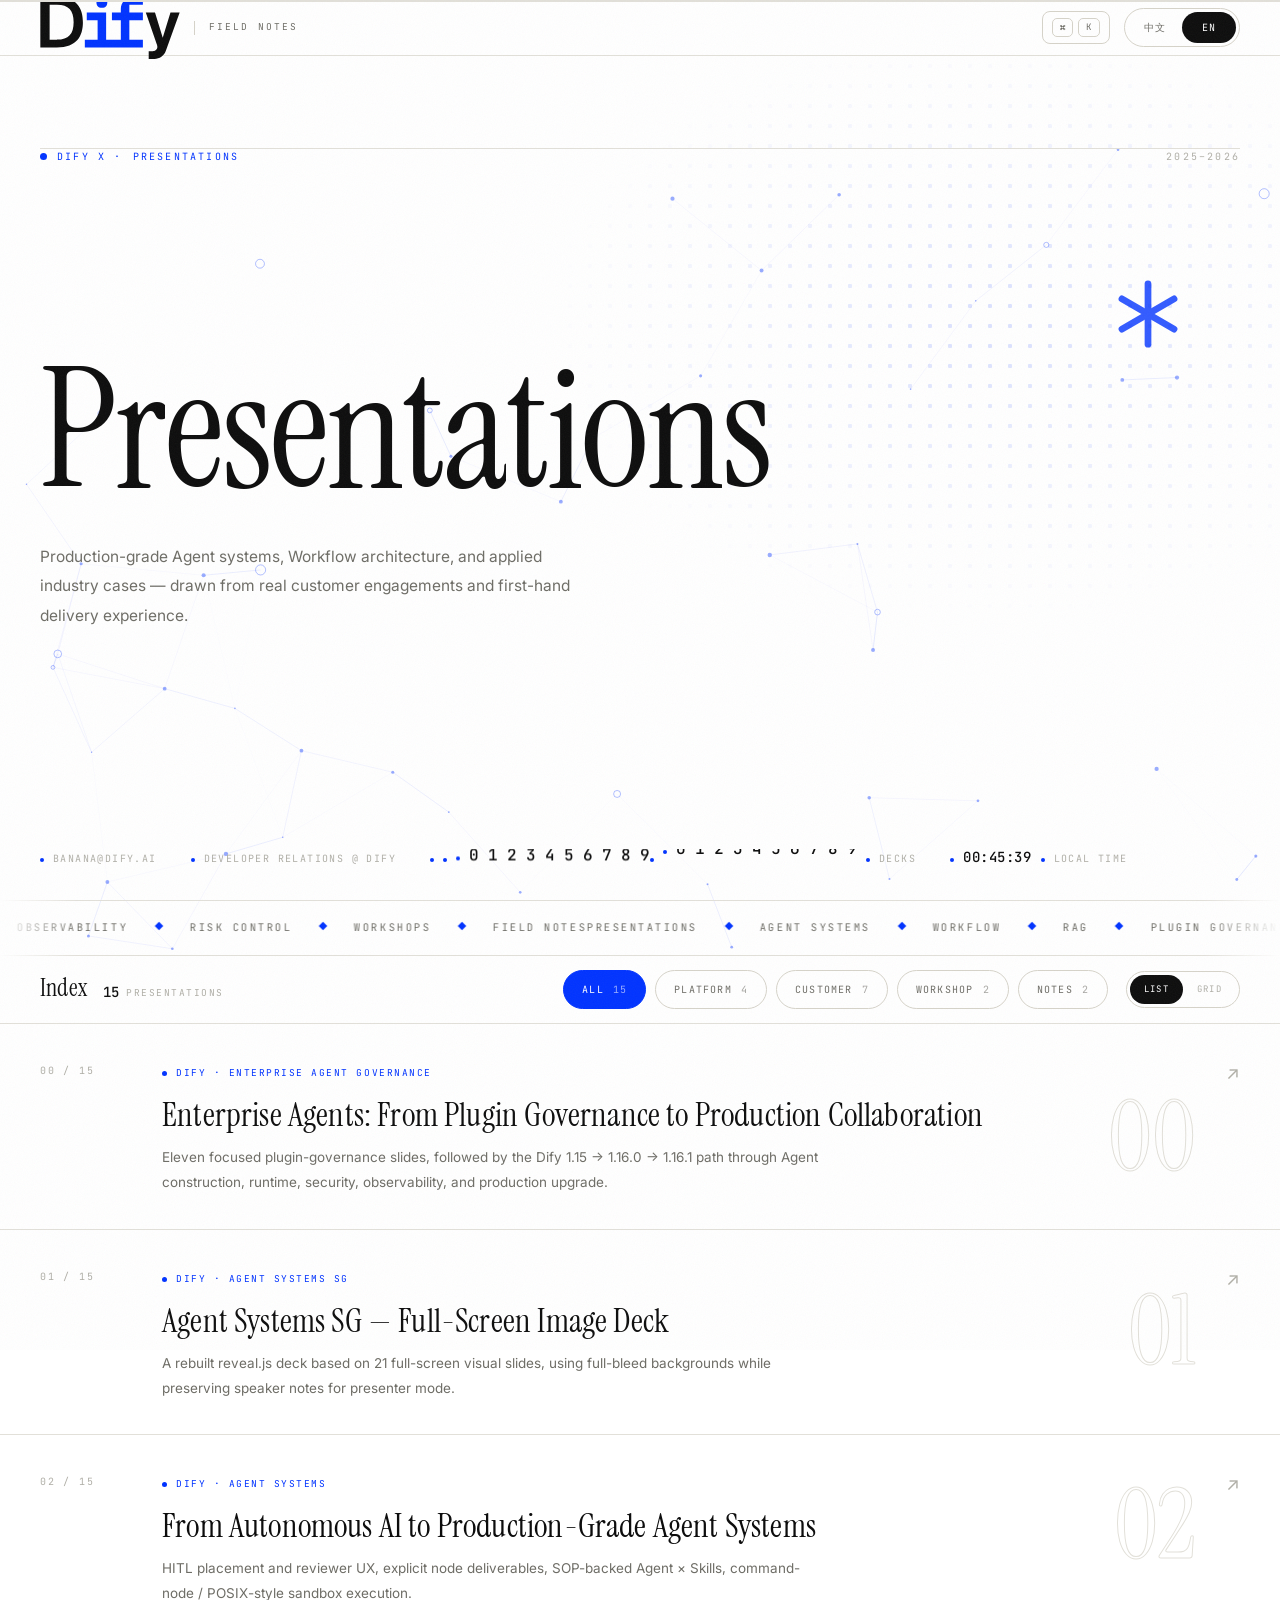
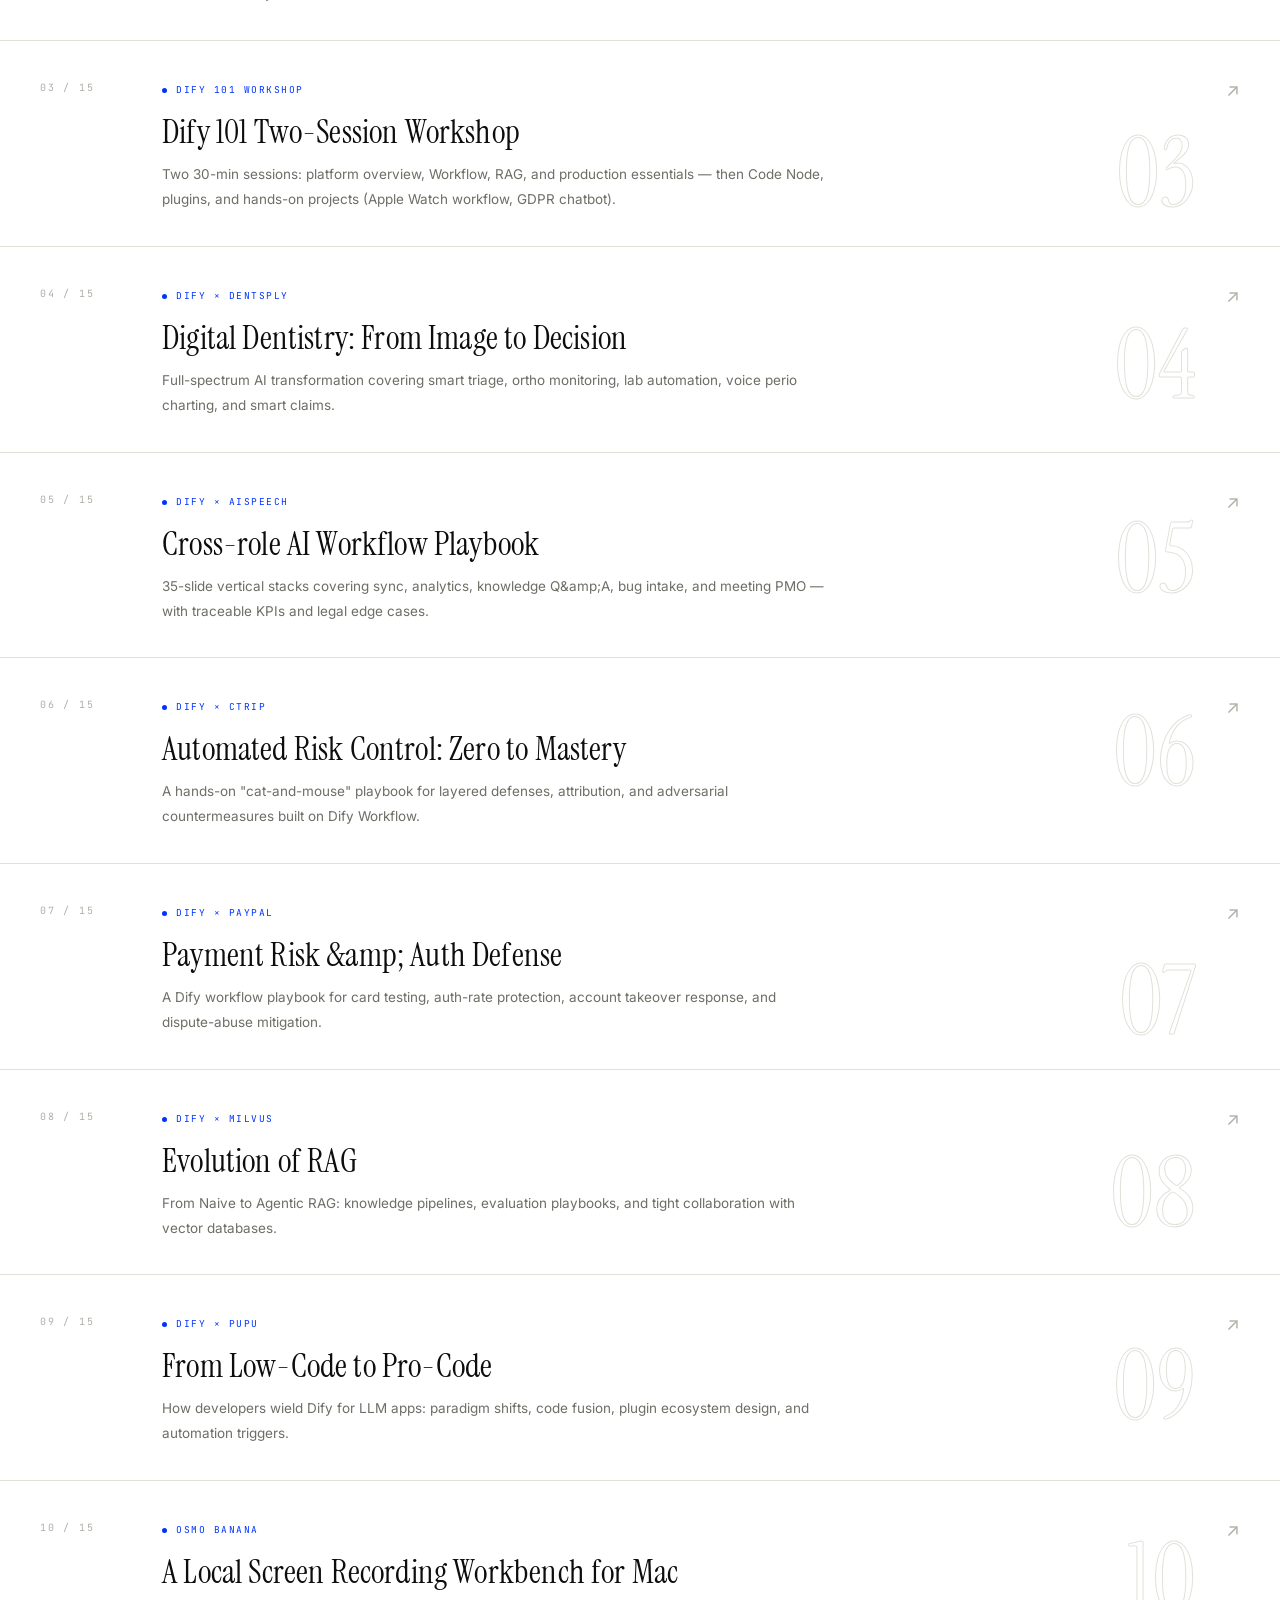
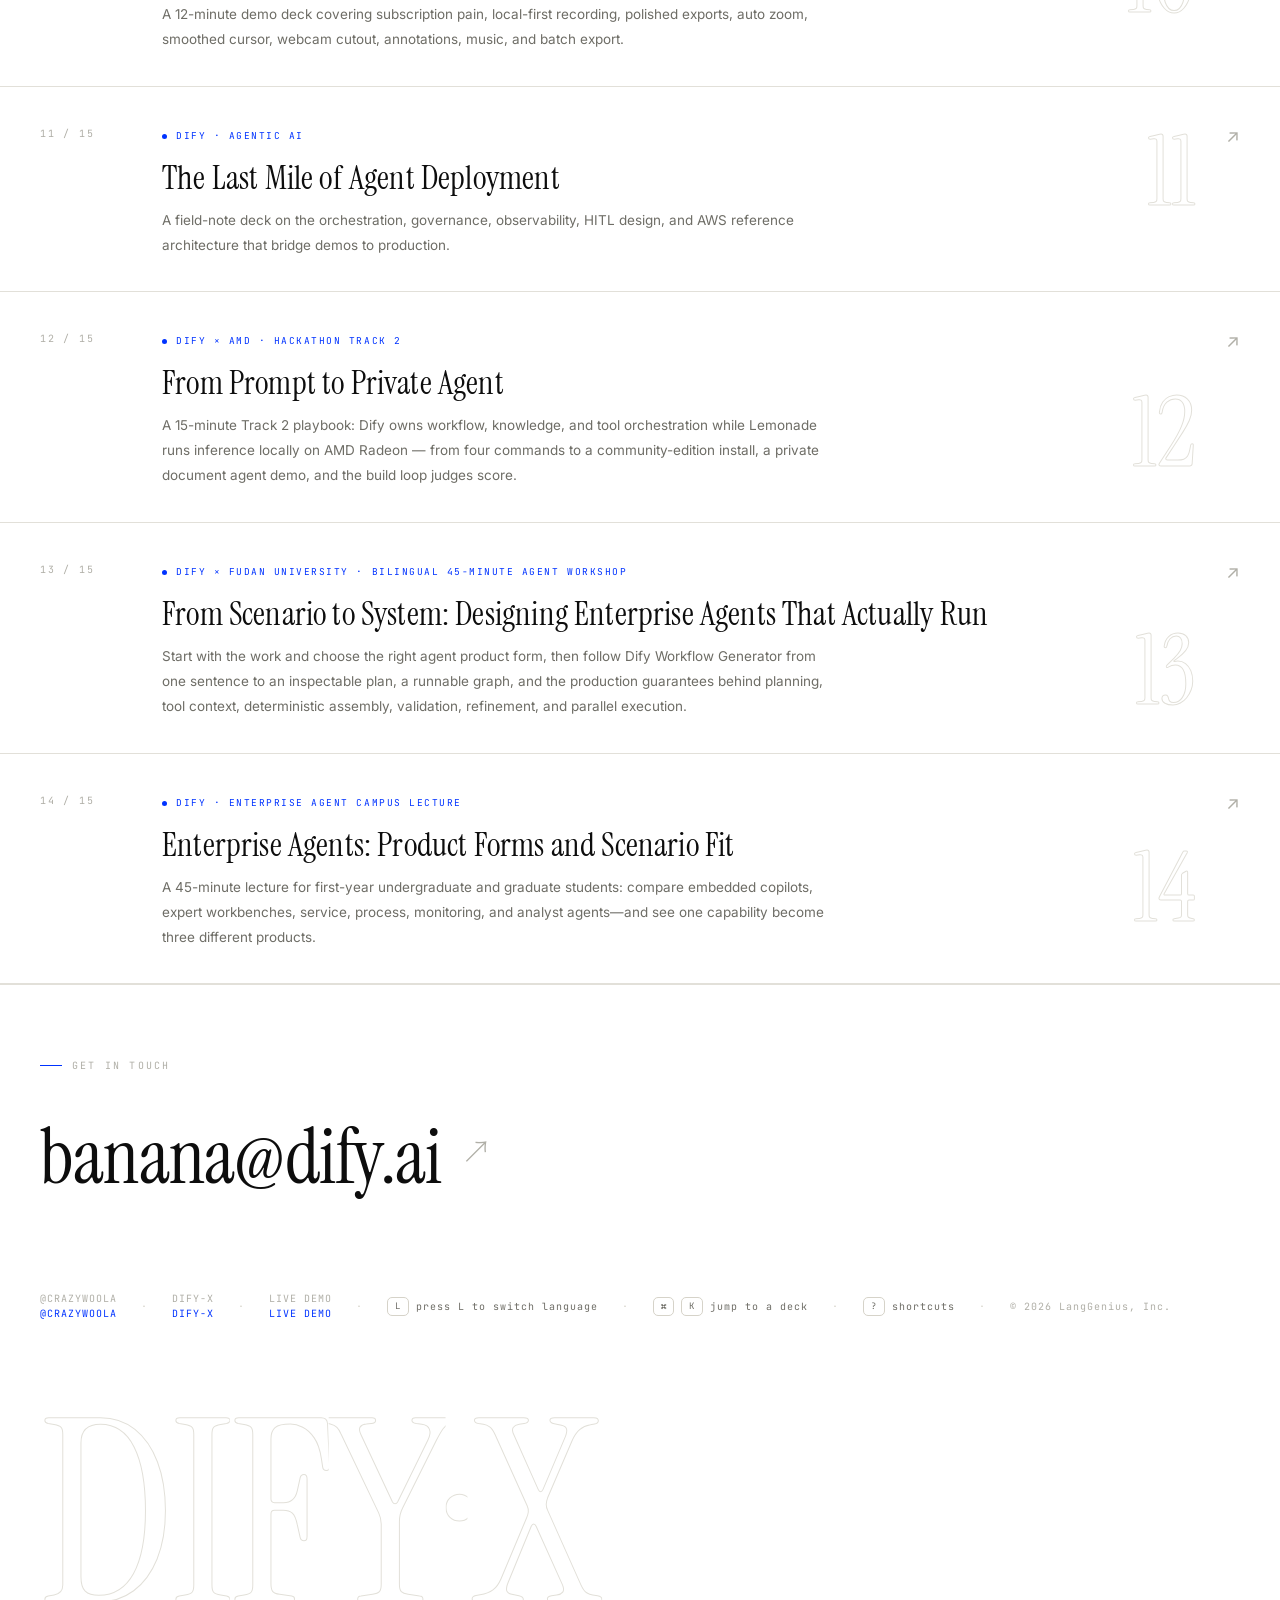
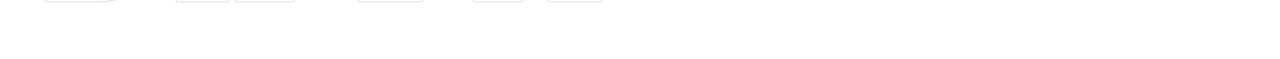
<file: index.html>
<!doctype html>
<html lang="en">
<head>
  <meta charset="utf-8">
  <meta name="viewport" content="width=device-width, initial-scale=1.0">
  <title>Dify X · Presentations</title>
  <meta name="description" content="Presentation index for Dify X — agent systems, workflows, RAG, and industry case decks. Bilingual: language follows your system, toggle in the top bar.">
  <meta name="theme-color" content="#ffffff">
  <link rel="preconnect" href="https://fonts.googleapis.com">
  <link rel="preconnect" href="https://fonts.gstatic.com" crossorigin>
  <link href="https://fonts.googleapis.com/css2?family=Instrument+Serif:ital@0;1&family=Inter:wght@300..800&family=JetBrains+Mono:wght@400;500&family=Noto+Sans+SC:wght@300..800&family=Noto+Serif+SC:wght@400;600;900&display=swap" rel="stylesheet">
  <script>document.documentElement.classList.add('js');</script>
  <style>
    /* ═══════════════════════════════════════════════════════════
       SIGNAL — a darkroom archive for the Dify X deck collection.
       Ink on paper, bone-white rules, one Dify blue.
       ═══════════════════════════════════════════════════════════ */
    :root {
      /* back to the original ink / paper / blue system */
      --bg: #ffffff;            /* paper */
      --surface: #f7f6f1;       /* lift */
      --surface-2: #f1efe8;
      --bone: #0d0d0d;          /* ink — primary text */
      --dim: #6e6d66;
      --faint: #b0afa7;         /* ghost */
      --rule: #e2e0d9;
      --rule-2: #d6d3c9;
      --blue: #0033ff;          /* the single accent */
      --blue-12: rgba(0, 51, 255, 0.12);
      --blue-20: rgba(0, 51, 255, 0.2);
      --serif: 'Instrument Serif', 'Noto Serif SC', Georgia, serif;
      --sans: 'Inter', 'Noto Sans SC', 'PingFang SC', 'Microsoft YaHei', sans-serif;
      --mono: 'JetBrains Mono', 'SFMono-Regular', 'Menlo', monospace;
      --ease-out: cubic-bezier(0.16, 1, 0.3, 1);
      --ease-io: cubic-bezier(0.76, 0, 0.24, 1);
      --bar-h: 56px;
    }
    * { margin: 0; padding: 0; box-sizing: border-box; }
    html { scroll-behavior: smooth; }
    body {
      background: var(--bg); color: var(--bone);
      font-family: var(--sans); font-size: 15px; line-height: 1.7;
      padding-top: var(--bar-h);
      -webkit-font-smoothing: antialiased;
      overflow-x: hidden;
    }
    body.loading { overflow: hidden; }
    ::selection { background: var(--blue); color: var(--bg); }
    a { color: inherit; }
    img { display: block; max-width: 100%; }
    button { font: inherit; color: inherit; background: none; border: 0; }
    :focus-visible { outline: 2px solid var(--blue); outline-offset: 3px; }

    /* film grain */
    .grain {
      position: fixed; inset: -50%; z-index: 250; pointer-events: none; opacity: 0.05;
      background-image: url("data:image/svg+xml,%3Csvg xmlns='http://www.w3.org/2000/svg' width='300' height='300'%3E%3Cfilter id='n'%3E%3CfeTurbulence type='fractalNoise' baseFrequency='0.9' numOctaves='2'/%3E%3C/filter%3E%3Crect width='300' height='300' filter='url(%23n)' opacity='1'/%3E%3C/svg%3E");
      animation: grain 7s steps(10) infinite;
    }
    @keyframes grain {
      0%,100% { transform: translate(0,0); } 10% { transform: translate(-4%,-6%); }
      20% { transform: translate(-8%,4%); } 30% { transform: translate(4%,-8%); }
      40% { transform: translate(-2%,6%); } 50% { transform: translate(-6%,-2%); }
      60% { transform: translate(6%,4%); } 70% { transform: translate(-4%,-4%); }
      80% { transform: translate(2%,8%); } 90% { transform: translate(-6%,2%); }
    }

    /* scroll progress */
    .prog { position: fixed; top: 0; left: 0; right: 0; height: 2px; z-index: 120; background: var(--rule); }
    .prog i { display: block; height: 100%; background: var(--blue); transform: scaleX(0); transform-origin: 0 50%; }

    /* blend-mode cursor */
    .cursor {
      position: fixed; left: 0; top: 0; z-index: 300; display: none;
      width: 12px; height: 12px; border-radius: 50%;
      background: #fff; mix-blend-mode: difference;
      pointer-events: none;
      transition: width 0.32s var(--ease-out), height 0.32s var(--ease-out),
                  background 0.3s, mix-blend-mode 0s;
    }
    .cursor-label {
      position: absolute; inset: 0; display: flex; align-items: center; justify-content: center;
      font-size: 17px; color: var(--bg); opacity: 0; transition: opacity 0.2s;
    }
    .cursor.is-link { width: 42px; height: 42px; }
    .cursor.is-deck { width: 76px; height: 76px; background: var(--blue); mix-blend-mode: normal; }
    .cursor.is-deck .cursor-label { opacity: 1; }
    @media (pointer: fine) {
      .cursor { display: block; }
      body.cursor-on, body.cursor-on * { cursor: none !important; }
    }

    /* ── Top bar ────────────────────────────────────────────── */
    .topbar {
      position: fixed; top: 0; left: 0; right: 0; z-index: 100; height: var(--bar-h);
      background: rgba(255, 255, 255, 0.88);
      -webkit-backdrop-filter: blur(12px); backdrop-filter: blur(12px);
      border-bottom: 1px solid var(--rule);
      display: flex; align-items: center; justify-content: space-between;
      padding: 0 40px;
    }
    .js .topbar { opacity: 0; transition: opacity 0.6s var(--ease-out) 0.25s; }
    html.booted .topbar { opacity: 1; }
    .brand { display: flex; align-items: center; gap: 14px; text-decoration: none; color: var(--bone); }
    .brand img { height: 19px; display: block; }
    .brand-div { width: 1px; height: 14px; background: var(--rule-2); }
    .brand-tag {
      font-family: var(--mono); font-size: 9.5px; letter-spacing: 0.22em;
      text-transform: uppercase; color: var(--dim);
    }
    .topbar-right { display: flex; align-items: center; gap: 14px; }
    .qj-trigger {
      display: inline-flex; align-items: center; gap: 5px;
      border: 1px solid var(--rule-2); border-radius: 8px; background: transparent;
      padding: 6px 9px; cursor: pointer; color: var(--dim);
      transition: border-color 0.25s, color 0.25s, background 0.25s;
    }
    .qj-trigger:hover { border-color: var(--bone); color: var(--bone); background: var(--surface); }
    .qj-trigger kbd, .qj-esc, .kbd-hint kbd {
      font-family: var(--mono); font-size: 9px; letter-spacing: 0.08em; color: inherit;
      border: 1px solid var(--rule-2); border-radius: 5px; padding: 4px 7px; line-height: 1;
    }
    .langnav { position: relative; display: flex; padding: 3px; border: 1px solid var(--rule-2); border-radius: 999px; }
    .langpill {
      position: absolute; top: 3px; bottom: 3px; left: 3px; width: calc(50% - 3px);
      background: var(--bone); border-radius: 999px;
      transition: transform 0.55s cubic-bezier(0.34, 1.56, 0.64, 1);
    }
    .langbtn {
      position: relative; z-index: 1; flex: 1; min-width: 54px;
      font-family: var(--mono); font-size: 10px; letter-spacing: 0.08em;
      padding: 7px 14px; text-align: center; color: var(--dim);
      transition: color 0.3s; border-radius: 999px; cursor: pointer;
    }
    .langbtn.on { color: var(--bg); }
    .langbtn:hover:not(.on) { color: var(--bone); }

    /* ── Preloader: two panels split along the archive seam ─── */
    .loader { position: fixed; inset: 0; z-index: 400; pointer-events: none; }
    .loader-pane {
      position: absolute; top: 0; bottom: 0; background: var(--bg);
      display: flex; align-items: center; justify-content: center;
      transition: transform 1.05s var(--ease-io);
    }
    .loader-pane--left { left: 0; width: 46%; }
    .loader-pane--right { right: 0; width: 54%; }
    .loader.done .loader-pane--left { transform: translateY(-101%); }
    .loader.done .loader-pane--right { transform: translateY(101%); transition-delay: 0.09s; }
    .loader.done .loader-inner { opacity: 0; transition: opacity 0.35s; }
    .loader-inner {
      display: flex; flex-direction: column; align-items: center; gap: 26px;
      transition: opacity 0.35s;
    }
    .loader-logo { width: 132px; display: block; color: var(--bone); }
    .loader-count {
      font-family: var(--mono); font-size: 12px; letter-spacing: 0.14em;
      color: var(--dim); display: flex; align-items: baseline; gap: 6px;
    }
    .loader-count b { font-size: 30px; font-weight: 500; color: var(--bone); letter-spacing: 0.02em; }
    .loader-bar { width: 210px; height: 2px; background: var(--rule-2); overflow: hidden; }
    .loader-bar i { display: block; height: 100%; background: var(--blue); transform: scaleX(0); transform-origin: 0 50%; }
    .loader-hint {
      font-family: var(--mono); font-size: 9.5px; letter-spacing: 0.18em;
      text-transform: uppercase; color: var(--faint);
    }
    @media (max-width: 900px) {
      .loader-pane--left { width: 100%; }
      .loader-pane--right { display: none; }
    }

    /* odometer counters */
    .od {
      display: inline-block; overflow: hidden; height: 1em; line-height: 1;
      vertical-align: baseline; margin-bottom: -0.22em;
    }
    .od-strip { display: block; will-change: transform; }
    .od-strip i { display: block; height: 1em; line-height: 1; font-style: normal; }
    .rolling .od-strip { filter: blur(0.35px); }

    /* ── Hero: full-viewport editorial cover ────────────────── */
    .hero {
      position: relative; min-height: 100vh; min-height: 100svh;
      display: flex; flex-direction: column; overflow: hidden;
      padding: calc(var(--bar-h) + 4vh) 40px 0;
    }
    .hero-dots {
      position: absolute; inset: 0; z-index: 0; pointer-events: none;
      background-image: radial-gradient(circle, var(--blue) 2px, transparent 2.5px);
      background-size: 20px 20px;
      -webkit-mask-image: radial-gradient(ellipse 60% 55% at 78% 30%, black 0%, black 6%, transparent 60%);
      mask-image: radial-gradient(ellipse 60% 55% at 78% 30%, black 0%, black 6%, transparent 60%);
      opacity: 0.13;
    }
    .hero canvas { position: absolute; inset: 0; z-index: 1; width: 100%; height: 100%; pointer-events: none; }
    .hero-lamp {
      position: absolute; inset: 0; z-index: 0; pointer-events: none;
      background: radial-gradient(480px circle at var(--lx, 50%) var(--ly, 40%), var(--blue-12), transparent 70%);
      opacity: 0; transition: opacity 0.6s var(--ease-out);
    }
    .hero.lamp-on .hero-lamp { opacity: 1; }
    .hero-rule {
      position: absolute; left: 40px; right: 40px; top: calc(var(--bar-h) + 4vh); height: 1px;
      background: var(--rule); z-index: 2;
      transform: scaleX(0); transform-origin: 0 50%;
      transition: transform 1.2s var(--ease-out) 0.15s;
    }
    .hero.in .hero-rule { transform: scaleX(1); }

    .hero-kicker {
      position: relative; z-index: 2;
      display: flex; align-items: baseline; justify-content: space-between; gap: 20px;
      font-family: var(--mono); font-size: 10px; letter-spacing: 0.22em;
      text-transform: uppercase; color: var(--faint);
    }
    .hero-kicker .hk-dot {
      display: inline-flex; align-items: center; gap: 10px; color: var(--blue);
    }
    .hero-kicker .hk-dot::before {
      content: ''; width: 7px; height: 7px; background: var(--blue);
      border-radius: 50%; animation: pulse 2.4s var(--ease-out) infinite;
    }
    @keyframes pulse { 0%,100% { opacity: 1; } 50% { opacity: 0.25; } }

    .hero-mid { position: relative; z-index: 2; margin: auto 0; padding: 6vh 0; max-width: 1180px; }
    .hero-title {
      font-family: var(--serif); font-weight: 400;
      font-size: clamp(64px, 13vw, 176px);
      line-height: 0.94; letter-spacing: -0.015em; color: var(--bone);
    }
    .hero-title .ch { display: inline-block; overflow: hidden; vertical-align: bottom; padding-bottom: 0.1em; margin-bottom: -0.1em; }
    .hero-title .ch > i {
      display: inline-block; font-style: normal; transform: translateY(115%);
      transition: transform 0.95s var(--ease-out);
      transition-delay: calc(var(--i, 0) * 45ms);
    }
    .hero.in .hero-title .ch > i { transform: none; }
    .hero-title em { font-style: italic; color: var(--blue); }
    .hero-sub {
      margin-top: 34px; max-width: 560px;
      font-size: 15.5px; line-height: 1.9; color: var(--dim);
    }
    .hero-sub .wd { display: inline-block; overflow: hidden; vertical-align: bottom; padding-bottom: 0.12em; margin-bottom: -0.12em; }
    .hero-sub .wd > i {
      display: inline-block; font-style: normal; transform: translateY(115%);
      transition: transform 0.85s var(--ease-out);
      transition-delay: calc(var(--i, 0) * 20ms + 220ms);
    }
    .hero.in .hero-sub .wd > i { transform: none; }

    .hero-meta {
      position: relative; z-index: 2;
      display: flex; flex-wrap: wrap; align-items: baseline; gap: 14px 34px;
      padding: 26px 0 30px;
      font-family: var(--mono); font-size: 10px; letter-spacing: 0.14em;
      text-transform: uppercase; color: var(--faint);
    }
    .hero-meta span { display: inline-flex; align-items: baseline; gap: 9px; }
    .hero-meta span::before { content: ''; width: 4px; height: 4px; border-radius: 50%; background: var(--blue); flex-shrink: 0; }
    .hero-count b, .list-bar-count b { font-size: 16px; font-weight: 500; color: var(--bone); letter-spacing: 0; }
    .hero-clock b { font-size: 14px; font-weight: 500; color: var(--bone); font-variant-numeric: tabular-nums; letter-spacing: 0.04em; }
    .hero-asterisk {
      position: absolute; z-index: 2; right: 7vw; top: 24%;
      width: 84px; height: 84px; color: var(--blue);
      opacity: 0; transition: opacity 0.9s var(--ease-out) 0.95s;
      translate: 0 0;
      animation: spin 22s linear infinite; pointer-events: none;
    }
    .hero.in .hero-asterisk { opacity: 0.8; }
    @keyframes spin { from { rotate: 0deg; } to { rotate: 360deg; } }

    /* generic entrance for static blocks */
    .fx { opacity: 0; transform: translateY(26px); transition: opacity 0.9s var(--ease-out) var(--fd, 0ms), transform 0.9s var(--ease-out) var(--fd, 0ms); }
    .hero.in .fx { opacity: 1; transform: none; }
    .hero-kicker { --fd: 80ms; }
    .hero-meta { --fd: 680ms; }

    /* language text swap — staggered flip wave */
    @keyframes flipx { from { opacity: 0; transform: translateY(10px); } to { opacity: 1; transform: none; } }
    .flipx { animation: flipx 0.5s var(--ease-out) both; }

    /* ── Marquee: full-bleed divider at the hero foot ───────── */
    .marquee {
      position: relative; z-index: 2;
      border-top: 1px solid var(--rule); border-bottom: 1px solid var(--rule);
      overflow: hidden; padding: 18px 0; margin: 0 -40px;
      -webkit-mask-image: linear-gradient(90deg, transparent, #000 6%, #000 94%, transparent);
      mask-image: linear-gradient(90deg, transparent, #000 6%, #000 94%, transparent);
    }
    .mq-track { display: flex; width: max-content; will-change: transform; }
    .mq-group { display: flex; align-items: center; }
    .mq-i {
      font-family: var(--mono); font-size: 10.5px; letter-spacing: 0.24em;
      text-transform: uppercase; color: var(--dim); white-space: nowrap;
    }
    .mq-i:not(:last-child)::after {
      content: ''; display: inline-block; width: 6px; height: 6px;
      background: var(--blue); transform: rotate(45deg);
      margin: 0 28px; vertical-align: 2px;
    }
    .mq-l { display: inline-block; transition: transform 0.4s var(--ease-out) calc(var(--i, 0) * 25ms); }
    .marquee:hover .mq-l { transform: translateY(-4px); }

    /* ── Archive: sticky bar + list/grid dual views ─────────── */
    .archive { position: relative; }
    .list-bar {
      position: sticky; top: var(--bar-h); z-index: 50; flex-shrink: 0;
      background: rgba(255, 255, 255, 0.92);
      -webkit-backdrop-filter: blur(12px); backdrop-filter: blur(12px);
      border-bottom: 1px solid var(--rule);
      padding: 14px 40px;
      display: flex; align-items: center; justify-content: space-between;
      gap: 14px 24px; flex-wrap: wrap;
    }
    .list-bar, .list-bar-title, .list-bar-count, .chip { transition-timing-function: var(--ease-out); }
    .list-bar { transition-property: padding-top, padding-bottom; transition-duration: 0.45s; }
    .list-bar-title { transition-property: font-size; transition-duration: 0.45s; }
    .list-bar-count { transition-property: opacity; transition-duration: 0.35s; }
    .list-bar.compact { padding-top: 9px; padding-bottom: 9px; }
    .list-bar.compact .list-bar-title { font-size: 19px; }
    .list-bar.compact .list-bar-count { opacity: 0; }
    .list-bar-id { display: flex; align-items: baseline; gap: 16px; }
    .list-bar-title {
      font-family: var(--serif); font-size: 24px; font-weight: 400;
      letter-spacing: 0.01em; line-height: 1;
    }
    .list-bar-count {
      font-family: var(--mono); font-size: 9.5px; letter-spacing: 0.16em;
      text-transform: uppercase; color: var(--faint);
      display: inline-flex; align-items: baseline; gap: 7px;
    }
    .list-bar-count b { font-size: 14px; font-weight: 500; color: var(--bone); }
    .list-bar-tools { display: flex; align-items: center; gap: 18px; flex-wrap: wrap; }

    .filters { display: flex; flex-wrap: wrap; gap: 9px; }
    .chip {
      display: inline-flex; align-items: center; gap: 9px;
      font-family: var(--mono); font-size: 10px; letter-spacing: 0.12em; text-transform: uppercase;
      padding: 10px 18px; border: 1px solid var(--rule-2); border-radius: 999px;
      color: var(--dim); white-space: nowrap; cursor: pointer;
      transition: color 0.25s, border-color 0.25s, background 0.25s, translate 0.3s var(--ease-out);
    }
    .chip:hover { color: var(--bone); border-color: var(--bone); }
    .chip.on { color: var(--bg); background: var(--blue); border-color: var(--blue); }
    .chip-n { color: inherit; opacity: 0.6; }

    /* view switch — grid / list (dual-view archive) */
    .viewswitch {
      display: inline-flex; align-items: center; gap: 0;
      border: 1px solid var(--rule-2); border-radius: 999px; padding: 3px;
    }
    .viewbtn {
      font-family: var(--mono); font-size: 9px; letter-spacing: 0.14em; text-transform: uppercase;
      padding: 7px 14px; border-radius: 999px; color: var(--faint); cursor: pointer;
      transition: color 0.25s, background 0.25s;
    }
    .viewbtn.on { color: var(--bg); background: var(--bone); }
    .viewbtn:not(.on):hover { color: var(--bone); }

    /* list view rows */
    .grid { flex-shrink: 0; }
    .card {
      position: relative; display: grid;
      grid-template-columns: 92px 1fr; gap: 0 30px;
      padding: 34px 40px; border-bottom: 1px solid var(--rule);
      text-decoration: none; align-items: start;
      transition: background 0.4s;
    }
    .card:hover { background: var(--surface); }
    .card.is-hidden { display: none; }
    /* directional entrance: odd rows from the left, even from the right */
    .js .card { opacity: 0; transform: translateY(30px) translateX(-34px); }
    .js .card:nth-child(even) { transform: translateY(30px) translateX(34px); }
    .js .card.rv { opacity: 1; transform: none; transition: opacity 0.85s var(--ease-out) var(--rd, 0ms), transform 0.85s var(--ease-out) var(--rd, 0ms), background 0.4s; }
    .js .card:focus-visible { outline: 2px solid var(--blue); outline-offset: -2px; }
    /* sweep — blue tint expands from the cursor entry point */
    .card-sweep {
      position: absolute; inset: 0; z-index: 0; pointer-events: none;
      background: var(--blue-12);
      clip-path: circle(0px at var(--sx, 50%) var(--sy, 50%));
      transition: clip-path 0.7s var(--ease-out);
    }
    .card:hover .card-sweep { clip-path: circle(150% at var(--sx, 50%) var(--sy, 50%)); }
    .card::after {
      content: ''; position: absolute; top: 0; bottom: 0; left: 0; width: 2px;
      background: var(--blue); transform: scaleY(0); transform-origin: 0 0;
      transition: transform 0.55s var(--ease-out);
    }
    .card:hover::after { transform: scaleY(1); }
    .card-body {
      position: relative; z-index: 1; min-width: 0;
      transform: perspective(900px) rotateX(var(--rx, 0deg)) rotateY(var(--ry, 0deg));
      transition: transform 0.55s var(--ease-out), scale 0.2s var(--ease-out);
    }
    .card:active .card-body { scale: 0.985; transition-duration: 0.12s, 0.12s; }
    .card-num {
      position: relative; z-index: 1; padding-top: 4px;
      font-family: var(--mono); font-size: 10px; letter-spacing: 0.18em; color: var(--faint);
      transition: color 0.3s;
    }
    .card:hover .card-num { color: var(--blue); }
    .card-gnum {
      position: absolute; z-index: 0; right: 84px; top: 50%;
      transform: translateY(-50%);
      font-family: var(--serif); font-size: 96px; line-height: 1; color: transparent;
      -webkit-text-stroke: 1px var(--rule);
      transition: transform 0.5s var(--ease-out), translate 0.18s linear, -webkit-text-stroke-color 0.4s;
      pointer-events: none; user-select: none;
    }
    .card:hover .card-gnum { transform: translateY(-50%) translate(-9px, -9px); -webkit-text-stroke-color: var(--blue-20); }
    .card-tag {
      display: inline-flex; align-items: center; gap: 9px;
      font-family: var(--mono); font-size: 9.5px; letter-spacing: 0.16em;
      text-transform: uppercase; color: var(--blue);
    }
    .card-tag i { width: 5px; height: 5px; background: var(--blue); border-radius: 50%; }
    .card-title {
      margin-top: 12px; font-family: var(--serif); font-weight: 400;
      font-size: clamp(24px, 2.6vw, 38px); line-height: 1.12; letter-spacing: 0.005em;
      transition: color 0.3s;
      text-wrap: balance; /* even line breaks for long titles */
    }
    .card:hover .card-title { color: var(--blue); }
    .card-title .lt { display: inline-block; transition: transform 0.45s var(--ease-out) calc(var(--i, 0) * 20ms), color 0.3s; }
    .card:hover .card-title .lt { transform: translateY(-5px); }
    .card-desc {
      position: relative; z-index: 1; margin-top: 12px; max-width: 74ch;
      font-size: 13.5px; line-height: 1.85; color: var(--dim);
    }
    .card-arrow {
      position: absolute; z-index: 1; right: 40px; top: 34px;
      font-size: 18px; color: var(--faint);
      transition: color 0.3s, transform 0.45s var(--ease-out);
    }
    .card:hover .card-arrow { color: var(--blue); transform: translate(5px, -5px); }

    /* grid view cards (dual-view archive) */
    .grid.view-grid { display: grid; grid-template-columns: repeat(3, 1fr); }
    .grid.view-grid .card {
      grid-template-columns: 1fr; gap: 0;
      padding: 26px 26px 24px; border-bottom: 0;
      border-right: 1px solid var(--rule);
      min-height: 220px; align-content: start;
    }
    .grid.view-grid .card:nth-child(3n) { border-right: 0; }
    .grid.view-grid .card-num { padding-top: 0; margin-bottom: 18px; }
    .grid.view-grid .card-gnum { display: none; }
    .grid.view-grid .card-title {
      font-size: clamp(21px, 1.8vw, 27px); margin-top: 10px;
      display: -webkit-box; -webkit-line-clamp: 3; -webkit-box-orient: vertical;
      overflow: hidden; text-wrap: initial;
    }
    .grid.view-grid .card-desc {
      font-size: 12.5px; margin-top: 10px;
      display: -webkit-box; -webkit-line-clamp: 3; -webkit-box-orient: vertical;
      overflow: hidden;
    }
    .grid.view-grid .card-arrow { right: 22px; top: 22px; }
    @media (max-width: 1100px) { .grid.view-grid { grid-template-columns: repeat(2, 1fr); } .grid.view-grid .card:nth-child(3n) { border-right: 1px solid var(--rule); } .grid.view-grid .card:nth-child(2n) { border-right: 0; } }
    @media (max-width: 640px) { .grid.view-grid { grid-template-columns: 1fr; } .grid.view-grid .card { border-right: 0; } }

    /* ── Footer ─────────────────────────────────────────────── */
    .footer { border-top: 1px solid var(--rule); padding: 72px 40px 34px; overflow: hidden; }
    .sec-label {
      font-family: var(--mono); font-size: 10px; letter-spacing: 0.22em;
      text-transform: uppercase; color: var(--faint); margin-bottom: 18px;
      display: flex; align-items: center; gap: 10px;
    }
    .sec-label::before { content: ''; width: 22px; height: 1px; background: var(--blue); }
    .footer-mail {
      display: inline-flex; align-items: center; gap: 20px;
      font-family: var(--serif); font-size: clamp(40px, 6vw, 84px); letter-spacing: -0.01em;
      text-decoration: none; color: var(--bone); padding-bottom: 12px;
      background: linear-gradient(var(--blue), var(--blue)) left bottom / 0% 3px no-repeat;
      transition: background-size 0.5s var(--ease-out), color 0.3s;
    }
    .footer-mail:hover { color: var(--blue); background-size: 100% 3px; }
    .footer-mail .fm-arrow { font-size: 0.4em; color: var(--faint); transform: translateY(-0.15em); transition: color 0.3s, transform 0.4s var(--ease-out); }
    .footer-mail:hover .fm-arrow { color: var(--blue); transform: translate(6px, -0.35em); }
    .footer-links {
      margin: 56px 0 0; display: flex; flex-wrap: wrap; align-items: center; gap: 14px 24px;
      font-family: var(--mono); font-size: 10px; letter-spacing: 0.1em; color: var(--faint);
    }
    .footer-links a { text-decoration: none; text-transform: uppercase; transition: color 0.2s; }
    .footer-links a:hover { color: var(--bone); }
    .footer-links .sep { color: var(--rule-2); }
    .kbd-hint { display: inline-flex; align-items: center; gap: 7px; color: var(--dim); }
    .footer-big {
      margin-top: 84px; line-height: 0.86; font-weight: 400;
      font-family: var(--serif);
      font-size: clamp(88px, 20vw, 280px); letter-spacing: -0.02em;
      color: transparent; -webkit-text-stroke: 1px var(--rule);
      user-select: none; pointer-events: none; white-space: nowrap;
    }
    .js .footer-big span { display: inline-block; clip-path: inset(0 100% 0 0); transition: clip-path 0.7s var(--ease-out) calc(var(--i, 0) * 60ms); }
    .js .footer-big.drawn span { clip-path: inset(0 0 0 0); }

    /* text-roll hover links */
    .footer-links a[data-roll] { display: inline-block; overflow: hidden; line-height: 1.5; vertical-align: bottom; }
    .roll-i { display: block; transition: transform 0.45s var(--ease-out); }
    .roll-i > span { display: block; line-height: 1.5; }
    .roll-i > span:last-child { color: var(--blue); }
    .footer-links a[data-roll]:hover .roll-i { transform: translateY(-50%); }

    .noscript-note {
      margin: 24px 40px 32px; padding: 22px 26px; border: 1px solid var(--rule-2);
      font-size: 13px; line-height: 2; color: var(--dim);
    }
    .noscript-note a { color: var(--blue); }

    /* ── Deck page transition (blue revealers) ─────────────── */
    .deck-trans { position: fixed; inset: 0; z-index: 500; pointer-events: none; visibility: hidden; }
    .deck-trans .dt-move {
      position: absolute; inset: 0; background: var(--blue); overflow: hidden;
      transform: translateY(-101%);
      transition: transform 0.55s var(--ease-io);
    }
    .deck-trans .dt-inner {
      position: absolute; inset: 0; display: flex; align-items: center; justify-content: center;
      transform: translateY(101%);
      transition: transform 0.55s var(--ease-io);
    }
    .deck-trans .dt-label {
      font-family: var(--mono); font-size: clamp(13px, 1.8vw, 19px);
      letter-spacing: 0.16em; text-transform: uppercase; color: var(--bg);
      white-space: nowrap; font-weight: 500;
    }
    .deck-trans.go { visibility: visible; pointer-events: auto; }
    .deck-trans.go .dt-move { transform: translateY(0); }
    .deck-trans.go .dt-inner { transform: translateY(0); }

    /* ── Quick-jump overlay + help (SearchUIEffects pattern) ── */
    .qj {
      position: fixed; inset: 0; z-index: 600; pointer-events: none; visibility: hidden;
      background: rgba(13, 13, 13, 0.28);
      -webkit-backdrop-filter: blur(6px); backdrop-filter: blur(6px);
      display: flex; align-items: flex-start; justify-content: center;
      padding: 12vh 20px 20px;
    }
    .qj-panel {
      width: min(620px, 100%); background: var(--surface);
      border: 1px solid var(--rule-2); border-radius: 14px; overflow: hidden;
      box-shadow: 0 24px 70px rgba(13, 13, 13, 0.16);
      opacity: 0; transform: translateY(14px) scale(0.985);
      transition: opacity 0.28s var(--ease-out), transform 0.28s var(--ease-out);
    }
    .qj.open { visibility: visible; pointer-events: auto; }
    .qj.open .qj-panel { opacity: 1; transform: none; }
    .qj-head { display: flex; align-items: center; gap: 14px; padding: 16px 20px; border-bottom: 1px solid var(--rule); }
    .qj-icon { font-family: var(--mono); font-size: 13px; color: var(--blue); }
    .qj-input {
      flex: 1; border: 0; outline: 0; background: transparent;
      font-family: var(--mono); font-size: 14px; letter-spacing: 0.02em; color: var(--bone); min-width: 0;
    }
    .qj-input::placeholder { color: var(--faint); }
    .qj-list { max-height: min(52vh, 460px); overflow-y: auto; padding: 8px; }
    /* two-line grid: number + title on row one, label under the title on
       row two — same columns and height for every row; long titles and
       labels truncate instead of breaking the layout */
    .qj-item {
      display: grid;
      grid-template-columns: 30px minmax(0, 1fr) 16px;
      grid-template-areas: "num title arrow" "num label arrow";
      align-items: center; column-gap: 14px; row-gap: 2px;
      padding: 11px 14px; border: 0; border-radius: 9px; background: transparent;
      text-align: left; cursor: pointer; position: relative;
      font-family: var(--sans); color: var(--bone);
    }
    .qj-item .qi-num { grid-area: num; font-family: var(--mono); font-size: 10px; color: var(--faint); letter-spacing: 0.1em; }
    .qj-item .qi-label {
      grid-area: label; font-family: var(--mono); font-size: 9.5px; letter-spacing: 0.12em;
      text-transform: uppercase; color: var(--blue);
      overflow: hidden; text-overflow: ellipsis; white-space: nowrap;
    }
    .qj-item .qi-title {
      grid-area: title; font-size: 14px; font-weight: 600; line-height: 1.35;
      overflow: hidden; text-overflow: ellipsis; white-space: nowrap;
    }
    .qj-item .qi-arrow { grid-area: arrow; color: var(--faint); font-size: 13px; }
    .qj-item.sel { background: var(--surface-2); }
    .qj-item.sel::before { content: ''; position: absolute; left: 0; top: 8px; bottom: 8px; width: 2px; background: var(--blue); border-radius: 2px; }
    .qj-item.sel .qi-arrow { color: var(--blue); }
    .qj-empty { padding: 34px 20px; text-align: center; font-family: var(--mono); font-size: 11px; letter-spacing: 0.1em; color: var(--faint); }
    .help .qj-head { gap: 12px; }
    .help-title { font-family: var(--serif); font-size: 20px; color: var(--bone); flex: 1; letter-spacing: 0.01em; }
    .help-list { padding: 8px 20px 16px; }
    .help-row { display: flex; align-items: center; gap: 18px; padding: 11px 0; border-bottom: 1px solid var(--rule); font-size: 13px; color: var(--dim); }
    .help-row:last-child { border-bottom: 0; }
    .help-keys { display: inline-flex; gap: 5px; min-width: 76px; }
    .sr-only { position: absolute; width: 1px; height: 1px; padding: 0; margin: -1px; overflow: hidden; clip: rect(0, 0, 0, 0); white-space: nowrap; border: 0; }

    /* button click ripple */
    .chip, .langbtn, .qj-trigger, .viewbtn { position: relative; overflow: hidden; }
    .rip { position: absolute; border-radius: 50%; background: var(--blue-20); pointer-events: none; animation: rip 0.6s var(--ease-out) forwards; }
    @keyframes rip { from { transform: scale(0); opacity: 1; } to { transform: scale(1); opacity: 0; } }

    /* ── Responsive ─────────────────────────────────────────── */
    @media (max-width: 900px) {
      :root { --bar-h: 52px; }
      body { padding-top: var(--bar-h); overflow-x: hidden; }
      .topbar { padding: 0 20px; }
      .brand-tag { display: none; }
      .hero { padding: calc(var(--bar-h) + 3vh) 22px 0; }
      .hero-rule { left: 22px; right: 22px; }
      .marquee { margin: 0 -22px; }
      .hero-asterisk { width: 56px; height: 56px; right: 22px; top: 18%; }
      .hero canvas { display: none; }
      .list-bar { top: var(--bar-h); padding: 12px 22px; }
      .card { grid-template-columns: 52px 1fr; padding: 26px 22px; gap: 0 18px; }
      .card-gnum { display: none; }
      .card-arrow { right: 22px; top: 26px; }
      .filters { flex-wrap: nowrap; overflow-x: auto; margin-right: -22px; padding-right: 22px; -webkit-overflow-scrolling: touch; }
      .footer { padding: 56px 22px 28px; }
      .footer-big { margin-top: 52px; }
      .noscript-note { margin: 24px 22px 24px; }
      .grid.view-grid .card { padding: 22px; min-height: 0; }
    }
    @media (max-width: 640px) {
      .hero-meta { gap: 12px 22px; }
      .list-bar-tools { gap: 12px; }
    }

    /* ── Reduced motion ─────────────────────────────────────── */
    @media (prefers-reduced-motion: reduce) {
      html { scroll-behavior: auto; }
      .grain { animation: none; }
      .hero-asterisk { animation: none; }
      .js .card, .js [data-rv] { opacity: 1; transform: none; }
      .hero-title .ch > i, .hero-sub .wd > i { transform: none; }
      .fx { opacity: 1; transform: none; }
      .hero-asterisk { opacity: 0.9; }
      .flipx { animation: none; }
      .card-sweep { transition: none; }
      .card-body { transition: none; }
      .loader-pane { transition: none; }
      .list-bar, .list-bar-title, .list-bar-count { transition: none; }
      .topbar { transition: none; }
      .qj-panel { transition: none; }
      .card-title .lt { transition: none; }
      .chip { transition: color 0.25s, border-color 0.25s, background 0.25s; }
      .js .footer-big span { transition: none; }
      .langpill { transition: none; }
      .roll-i { transition: none; }
      .mq-l { transition: none; }
      .rip { animation: none; }
      .hero-rule { transition: none; transform: scaleX(1); }
    }
  </style>
</head>
<body class="loading">

  <!-- decorative layers -->
  <div class="prog" aria-hidden="true"><i id="progressBar"></i></div>
  <div class="grain" aria-hidden="true"></div>
  <div class="cursor" id="cursor" aria-hidden="true"><span class="cursor-label">↗</span></div>

  <!-- deck page transition (Codrops revealers): blue panel + white label -->
  <div class="deck-trans" id="deckTrans" aria-hidden="true">
    <div class="dt-move"><div class="dt-inner"><span class="dt-label" id="dtLabel"></span></div></div>
  </div>

  <!-- quick-jump overlay (Codrops SearchUIEffects): ⌘K / Ctrl+K -->
  <div class="qj" id="qj" role="dialog" aria-modal="true" aria-label="Quick jump">
    <div class="qj-panel">
      <div class="qj-head">
        <span class="qj-icon" aria-hidden="true">⌘</span>
        <input class="qj-input" id="qjInput" type="text" autocomplete="off" spellcheck="false"
               placeholder="Jump to a deck…" data-i18n-attr="placeholder:qjPlaceholder">
        <kbd class="qj-esc">esc</kbd>
      </div>
      <div class="qj-list" id="qjList" role="listbox"></div>
      <div class="qj-empty" id="qjEmpty" hidden data-i18n="qjNoResults">No decks match</div>
    </div>
  </div>

  <!-- keyboard shortcuts help (? key) -->
  <div class="qj help" id="help" role="dialog" aria-modal="true" aria-label="Keyboard shortcuts">
    <div class="qj-panel">
      <div class="qj-head">
        <span class="qj-icon" aria-hidden="true">?</span>
        <span class="help-title" data-i18n="helpTitle">Keyboard shortcuts</span>
        <kbd class="qj-esc">esc</kbd>
      </div>
      <div class="help-list">
        <div class="help-row"><span class="help-keys"><kbd>L</kbd></span><span data-i18n="helpL">Switch language</span></div>
        <div class="help-row"><span class="help-keys"><kbd>⌘</kbd><kbd>K</kbd></span><span data-i18n="helpK">Quick jump to a deck</span></div>
        <div class="help-row"><span class="help-keys"><kbd>J</kbd><kbd>K</kbd></span><span data-i18n="helpJ">Navigate the deck list</span></div>
        <div class="help-row"><span class="help-keys"><kbd>1</kbd><kbd>2</kbd></span><span data-i18n="helpV">Switch list / grid view</span></div>
        <div class="help-row"><span class="help-keys"><kbd>Esc</kbd></span><span data-i18n="helpEsc">Close overlays</span></div>
      </div>
    </div>
  </div>

  <!-- language-change announcement for screen readers -->
  <div class="sr-only" id="langAnnounce" aria-live="polite" role="status"></div>

  <!-- preloader: two panels splitting along the archive seam -->
  <div class="loader" id="loader" aria-hidden="true">
    <div class="loader-pane loader-pane--left">
      <div class="loader-inner">
                <svg width="160" height="71" viewBox="0 0 200 89" fill="none" xmlns="http://www.w3.org/2000/svg">
        <path d="M88.3295 15.5795C94.0043 15.5795 96.1098 12.0962 96.1098 7.78976C96.1098 3.48331 94.0143 0 88.3295 0C82.6448 0 80.5493 3.48331 80.5493 7.78976C80.5493 12.0962 82.6448 15.5795 88.3295 15.5795Z" fill="#0033FF"/>
        <path d="M23.6114 0.0100098H0V72.3162H23.6114C52.7772 72.3162 61.1089 55.6325 61.1089 36.1581C61.1089 16.6837 52.7772 0.0100098 23.6114 0.0100098ZM23.8921 61.1938H13.3347V11.1325H23.8921C40.6657 11.1325 47.7842 19.374 47.7842 36.1581C47.7842 52.9422 40.6657 61.1837 23.8921 61.1837V61.1938Z" fill="currentColor"/>
        <path d="M115.55 17.2559V22.265H102.777V33.3875H115.55V61.2038H94.4354V22.255H66.6632V33.3775H82.2137V61.1938H63.876V72.3162H147.203V61.1938H127.762V33.3775H147.203V22.255H127.762V11.1325H147.203V0.0100098H132.755C123.26 0.0100098 115.53 7.74958 115.53 17.2559H115.55Z" fill="#0033FF"/>
        <path d="M186.806 22.255L175.697 58.4131L164.588 22.255H151.394L167.505 69.0237C169.18 73.8923 166.342 77.8775 161.199 77.8775H155.554V89H163.856C171.095 89 177.612 84.4125 180.058 77.5964L200 22.255H186.806Z" fill="currentColor"/>
        </svg>
        <div class="loader-count"><b id="loaderNum">0</b><span>%</span></div>
        <div class="loader-bar"><i id="loaderBar"></i></div>
        <div class="loader-hint" data-i18n="loaderHint">Loading the archive</div>
      </div>
    </div>
    <div class="loader-pane loader-pane--right"></div>
  </div>

  <!-- top bar -->
  <header class="topbar">
    <a class="brand" href="index.html">
            <svg width="140" height="62" viewBox="0 0 200 89" fill="none" xmlns="http://www.w3.org/2000/svg">
      <path d="M88.3295 15.5795C94.0043 15.5795 96.1098 12.0962 96.1098 7.78976C96.1098 3.48331 94.0143 0 88.3295 0C82.6448 0 80.5493 3.48331 80.5493 7.78976C80.5493 12.0962 82.6448 15.5795 88.3295 15.5795Z" fill="#0033FF"/>
      <path d="M23.6114 0.0100098H0V72.3162H23.6114C52.7772 72.3162 61.1089 55.6325 61.1089 36.1581C61.1089 16.6837 52.7772 0.0100098 23.6114 0.0100098ZM23.8921 61.1938H13.3347V11.1325H23.8921C40.6657 11.1325 47.7842 19.374 47.7842 36.1581C47.7842 52.9422 40.6657 61.1837 23.8921 61.1837V61.1938Z" fill="currentColor"/>
      <path d="M115.55 17.2559V22.265H102.777V33.3875H115.55V61.2038H94.4354V22.255H66.6632V33.3775H82.2137V61.1938H63.876V72.3162H147.203V61.1938H127.762V33.3775H147.203V22.255H127.762V11.1325H147.203V0.0100098H132.755C123.26 0.0100098 115.53 7.74958 115.53 17.2559H115.55Z" fill="#0033FF"/>
      <path d="M186.806 22.255L175.697 58.4131L164.588 22.255H151.394L167.505 69.0237C169.18 73.8923 166.342 77.8775 161.199 77.8775H155.554V89H163.856C171.095 89 177.612 84.4125 180.058 77.5964L200 22.255H186.806Z" fill="currentColor"/>
      </svg>
      <span class="brand-div"></span>
      <span class="brand-tag">Field Notes</span>
    </a>
    <div class="topbar-right">
      <button type="button" class="qj-trigger" id="qjTrigger" aria-label="Quick jump">
        <kbd>⌘</kbd><kbd>K</kbd>
      </button>
      <nav class="langnav" aria-label="Language">
        <span class="langpill" id="langPill" aria-hidden="true"></span>
        <button type="button" class="langbtn" data-lang="zh" aria-pressed="false">中文</button>
        <button type="button" class="langbtn" data-lang="en" aria-pressed="false">EN</button>
      </nav>
    </div>
  </header>

  <main>
    <!-- hero cover -->
    <section class="hero" id="hero">
      <div class="hero-dots" aria-hidden="true"></div>
      <canvas id="heroCanvas" aria-hidden="true"></canvas>
      <div class="hero-lamp" aria-hidden="true"></div>
      <div class="hero-rule" aria-hidden="true"></div>

      <div class="hero-kicker fx">
        <span class="hk-dot">Dify X · <span data-i18n="kicker">Presentations</span></span>
        <span>2025–2026</span>
      </div>

      <div class="hero-mid">
        <h1 class="hero-title" id="heroTitle">Presentations</h1>
        <p class="hero-sub" id="heroSub">Production-grade Agent systems, Workflow architecture, and applied industry cases — drawn from real customer engagements and first-hand delivery experience.</p>
      </div>

      <div class="hero-meta fx">
        <span>banana@dify.ai</span>
        <span>Developer Relations @ Dify</span>
        <span class="hero-count"><b id="deckCount" data-to="15">0</b><span data-i18n="decksUnit">Decks</span></span>
        <span class="hero-clock"><b id="clock">--:--:--</b><span data-i18n="localTime">Local time</span></span>
      </div>

      <svg class="hero-asterisk" viewBox="-50 -50 100 100" aria-hidden="true">
        <g stroke="currentColor" stroke-width="8" stroke-linecap="round">
          <line x1="0" y1="-36" x2="0" y2="36"/>
          <line x1="-31" y1="-18" x2="31" y2="18"/>
          <line x1="-31" y1="18" x2="31" y2="-18"/>
        </g>
      </svg>

      <div class="marquee" aria-hidden="true">
        <div class="mq-track" id="marqueeTrack"></div>
      </div>
    </section>

    <!-- the archive -->
    <section class="archive">
      <div class="list-bar">
        <div class="list-bar-id">
          <span class="list-bar-title" data-i18n="indexTitle">Index</span>
          <span class="list-bar-count"><b id="deckCount2" data-to="15">0</b><span data-i18n="presentationsUnit">Presentations</span></span>
        </div>
        <div class="list-bar-tools">
          <div class="filters" id="filters" role="tablist" aria-label="Filter decks"></div>
          <div class="viewswitch" role="group" aria-label="View">
            <button type="button" class="viewbtn on" data-view="list" data-i18n="viewList">List</button>
            <button type="button" class="viewbtn" data-view="grid" data-i18n="viewGrid">Grid</button>
          </div>
        </div>
      </div>

      <div class="grid" id="deckGrid"></div>

      <noscript>
        
        <div class="noscript-note">
                  This bilingual index needs JavaScript. Browse the decks directly:
                  <a href="agent-plugin-governance/index.html">00 Enterprise Agents</a> ·
                  <a href="agent-systems/index.html">02 Agent Systems</a> ·
                  <a href="hongkong-oss/index.html">03 Dify 101 Workshop</a> ·
                  <a href="dentsply/index.html">04 Dentsply</a> ·
                  <a href="aispeech/index.html">05 AISPEECH</a> ·
                  <a href="ctrip/index.html">06 Ctrip</a> ·
                  <a href="paypal/index.html">07 PayPal</a> ·
                  <a href="milvus/index.html">08 Milvus</a> ·
                  <a href="pupu/index.html">09 PUPU</a> ·
                  <a href="osmo-banana/index.html">10 Osmo Banana</a> ·
                  <a href="agent-last-mile/index.html">11 Last Mile</a> ·
                  <a href="amd-x-dify-hackathon/index.html">12 AMD Hackathon</a> ·
                  <a href="stripe-agent-workshop/index.html">13 Fudan Workshop</a> ·
                  <a href="enterprise-agent-campus/index.html">14 Campus Lecture</a>
                </div>
      
      </noscript>

      <footer class="footer">
        <div data-rv>
          <p class="sec-label" data-i18n="contactLabel">Get in touch</p>
          <a class="footer-mail" href="mailto:banana@dify.ai">
            banana@dify.ai
            <span class="fm-arrow" aria-hidden="true">↗</span>
          </a>
        </div>
        <div class="footer-links" data-rv>
          <a href="https://github.com/crazywoola" target="_blank" rel="noopener" data-roll>@crazywoola</a>
          <span class="sep">·</span>
          <a href="https://github.com/crazywoola/dify-x" target="_blank" rel="noopener" data-roll>dify-x</a>
          <span class="sep">·</span>
          <a href="https://crazywoola.github.io/dify-x/" target="_blank" rel="noopener" data-i18n="liveDemo" data-roll>Live Demo</a>
          <span class="sep">·</span>
          <span class="kbd-hint"><kbd>L</kbd><span data-i18n="langHint">press L to switch language</span></span>
          <span class="sep">·</span>
          <span class="kbd-hint"><kbd>⌘</kbd><kbd>K</kbd><span data-i18n="qjHint">jump to a deck</span></span>
          <span class="sep">·</span>
          <span class="kbd-hint"><kbd>?</kbd><span data-i18n="helpHint">shortcuts</span></span>
          <span class="sep">·</span>
          <span>© 2026 LangGenius, Inc.</span>
        </div>
        <div class="footer-big" data-rv aria-hidden="true">DIFY·X</div>
      </footer>
    </section>
  </main>

  <script>
  (function () {
    'use strict';
    var $ = function (s, c) { return (c || document).querySelector(s); };
    var $$ = function (s, c) { return Array.prototype.slice.call((c || document).querySelectorAll(s)); };
    var RM = window.matchMedia('(prefers-reduced-motion: reduce)').matches;
    var raf = window.requestAnimationFrame || function (f) { return setTimeout(f, 16); };

    /* ── language detection: ?lang= → localStorage → navigator ── */
    var lang = 'en';
    (function () {
      var p = null;
      try { p = new URL(location.href).searchParams.get('lang'); } catch (e) { /* file:// */ }
      if (p === 'zh' || p === 'en') { lang = p; return; }
      try {
        var s = localStorage.getItem('difyx.lang');
        if (s === 'zh' || s === 'en') { lang = s; return; }
      } catch (e) { /* private mode */ }
      var langs = navigator.languages || [navigator.language || ''];
      for (var i = 0; i < langs.length; i++) {
        if (String(langs[i]).toLowerCase().indexOf('zh') === 0) { lang = 'zh'; return; }
      }
    })();

    /* ── content ────────────────────────────────────────────── */
var DECKS = [
      { n: '00', f: 'platform',
        hrefEn: 'agent-plugin-governance/index_en.html', hrefZh: 'agent-plugin-governance/index.html',
        labelEn: 'Dify · Enterprise Agent Governance', labelZh: 'Dify · Enterprise Agent Governance',
        tEn: 'Enterprise Agents: From Plugin Governance to Production Collaboration',
        tZh: '企业 Agent：从插件治理到生产协作',
        dEn: 'Eleven focused plugin-governance slides, followed by the Dify 1.15 → 1.16.0 → 1.16.1 path through Agent construction, runtime, security, observability, and production upgrade.',
        dZh: '把插件治理压缩为 11 页核心方法，再沿 Dify 1.15 → 1.16.0 → 1.16.1 展开 Agent 构建、运行、安全、可观测与生产升级。' },
      { n: '01', f: 'platform',
        hrefEn: 'agent-systems-sg/index.html', hrefZh: 'agent-systems-sg/index.html',
        labelEn: 'Dify · Agent Systems SG', labelZh: 'Dify · Agent Systems SG',
        tEn: 'Agent Systems SG — Full-Screen Image Deck',
        tZh: 'Agent Systems SG 全屏图像版',
        dEn: 'A rebuilt reveal.js deck based on 21 full-screen visual slides, using full-bleed backgrounds while preserving speaker notes for presenter mode.',
        dZh: '基于 21 张整屏视觉稿重建的 reveal.js 版本，支持全屏背景图浏览，并保留现有 speaker notes 作为演讲提词。' },
      { n: '02', f: 'platform',
        hrefEn: 'agent-systems/index_en.html', hrefZh: 'agent-systems/index.html',
        labelEn: 'Dify · Agent Systems', labelZh: 'Dify · Agent 系统',
        tEn: 'From Autonomous AI to Production-Grade Agent Systems',
        tZh: '从自主 AI 到生产级 Agent 系统',
        dEn: 'HITL placement and reviewer UX, explicit node deliverables, SOP-backed Agent × Skills, command-node / POSIX-style sandbox execution.',
        dZh: '聚焦生产级 Agent 的完整链路：HITL 节点的放置与审核体验、节点显式交付物、SOP 驱动的 Agent × Skills，以及 Command 节点与 POSIX 风格沙箱运行时。' },
      { n: '03', f: 'workshop',
        hrefEn: 'hongkong-oss/index_en.html', hrefZh: 'hongkong-oss/index.html',
        labelEn: 'Dify 101 Workshop', labelZh: 'Dify 101 Workshop',
        tEn: 'Dify 101 Two-Session Workshop',
        tZh: 'Dify GenAI 两节式实战训练营',
        dEn: 'Two 30-min sessions: platform overview, Workflow, RAG, and production essentials — then Code Node, plugins, and hands-on projects (Apple Watch workflow, GDPR chatbot).',
        dZh: '两节各 30 分钟：Session 1 涵盖平台全貌、Workflow、RAG 与生产化要点；Session 2 深入 Code Node、插件生态，含 Apple Watch / GDPR 实战项目。' },
      { n: '04', f: 'customer',
        hrefEn: 'dentsply/index_en.html', hrefZh: 'dentsply/index.html',
        labelEn: 'Dify × Dentsply', labelZh: 'Dify × Dentsply',
        tEn: 'Digital Dentistry: From Image to Decision',
        tZh: '数字牙科：从影像到决策',
        dEn: 'Full-spectrum AI transformation covering smart triage, ortho monitoring, lab automation, voice perio charting, and smart claims.',
        dZh: '涵盖智能阅片、隐形正畸监控、技工端自动化质检、语音牙周检查与保险理赔核验的全链路 AI 改造。' },
      { n: '05', f: 'customer',
        hrefEn: 'aispeech/index_en.html', hrefZh: 'aispeech/index.html',
        labelEn: 'Dify × AISPEECH', labelZh: 'Dify × AISPEECH',
        tEn: 'Cross-role AI Workflow Playbook',
        tZh: '跨岗位 AI Workflow 作战手册',
        dEn: '35-slide vertical stacks covering sync, analytics, knowledge Q&amp;A, bug intake, and meeting PMO — with traceable KPIs and legal edge cases.',
        dZh: '把同步、分析、问答、Bug Intake、会议 PMO 统一到 35 页纵向堆叠的 Workflow 里，附可追溯 KPI 与法务案例。' },
      { n: '06', f: 'customer',
        hrefEn: 'ctrip/index_en.html', hrefZh: 'ctrip/index.html',
        labelEn: 'Dify × Ctrip', labelZh: 'Dify × Ctrip',
        tEn: 'Automated Risk Control: Zero to Mastery',
        tZh: '自动化风控：从入门到精通',
        dEn: 'A hands-on "cat-and-mouse" playbook for layered defenses, attribution, and adversarial countermeasures built on Dify Workflow.',
        dZh: '基于 Dify Workflow 的"猫鼠游戏"实战指南，涵盖分层防御、归因与对抗演示。深入了解企业级风控策略。' },
      { n: '07', f: 'customer',
        hrefEn: 'paypal/index_en.html', hrefZh: 'paypal/index.html',
        labelEn: 'Dify × PayPal', labelZh: 'Dify × PayPal',
        tEn: 'Payment Risk &amp; Auth Defense',
        tZh: '跨境支付风控实战',
        dEn: 'A Dify workflow playbook for card testing, auth-rate protection, account takeover response, and dispute-abuse mitigation.',
        dZh: '支付授权率保卫战：卡测、账户接管、退款/纠纷滥用与黑五防刷，全部基于 Dify Workflow 的可视化调度。' },
      { n: '08', f: 'customer',
        hrefEn: 'milvus/index_en.html', hrefZh: 'milvus/index.html',
        labelEn: 'Dify × Milvus', labelZh: 'Dify × Milvus',
        tEn: 'Evolution of RAG',
        tZh: 'RAG 的演进之路',
        dEn: 'From Naive to Agentic RAG: knowledge pipelines, evaluation playbooks, and tight collaboration with vector databases.',
        dZh: '从 Naive 到 Agentic RAG。探讨 Knowledge Pipeline 设计、RAG 评估方法论以及向量数据库的深度协同实践。' },
      { n: '09', f: 'customer',
        hrefEn: 'pupu/index_en.html', hrefZh: 'pupu/index.html',
        labelEn: 'Dify × PUPU', labelZh: 'Dify × PUPU',
        tEn: 'From Low-Code to Pro-Code',
        tZh: '从 Low-Code 到 Pro-Code',
        dEn: 'How developers wield Dify for LLM apps: paradigm shifts, code fusion, plugin ecosystem design, and automation triggers.',
        dZh: '程序员如何驾驭 Dify 进行 LLM 应用开发：范式转换、代码融合、插件生态构建与自动化触发机制详解。' },
      { n: '10', f: 'notes',
        hrefEn: 'osmo-banana/index_en.html', hrefZh: 'osmo-banana/index.html',
        labelEn: 'Osmo Banana', labelZh: 'Osmo Banana',
        tEn: 'A Local Screen Recording Workbench for Mac',
        tZh: '给 Mac 的本地录屏工作台',
        dEn: 'A 12-minute demo deck covering subscription pain, local-first recording, polished exports, auto zoom, smoothed cursor, webcam cutout, annotations, music, and batch export.',
        dZh: '12 分钟 demo deck：从订阅成本出发，演示本地化录屏、漂亮导出、自动 zoom、平滑 cursor、webcam cutout、标注音乐与批量导出。' },
      { n: '11', f: 'notes',
        hrefEn: 'agent-last-mile/index_en.html', hrefZh: 'agent-last-mile/index.html',
        labelEn: 'Dify · Agentic AI', labelZh: 'Dify · Agentic AI',
        tEn: 'The Last Mile of Agent Deployment',
        tZh: 'Agent 落地的最后一层',
        dEn: 'A field-note deck on the orchestration, governance, observability, HITL design, and AWS reference architecture that bridge demos to production.',
        dZh: '基于一线交付判断，讲清 Agent 从 demo 到生产之间缺的编排、治理、可观测、HITL 与 AWS 参考架构。' },
      { n: '12', f: 'customer',
        hrefEn: 'amd-x-dify-hackathon/index_en.html', hrefZh: 'amd-x-dify-hackathon/index.html',
        labelEn: 'Dify × AMD · Hackathon Track 2', labelZh: 'Dify × AMD · Hackathon Track 2',
        tEn: 'From Prompt to Private Agent',
        tZh: '从提示词到私有智能体',
        dEn: 'A 15-minute Track 2 playbook: Dify owns workflow, knowledge, and tool orchestration while Lemonade runs inference locally on AMD Radeon — from four commands to a community-edition install, a private document agent demo, and the build loop judges score.',
        dZh: '一套 15 分钟的 Track 2 实战指南：Dify 负责工作流、知识与工具编排，Lemonade 让模型在 AMD Radeon 上本地推理；从四条命令启动社区版到私有文档助手 Demo，并讲清评审要看完整的智能体闭环。' },
      { n: '13', f: 'workshop',
        hrefEn: 'stripe-agent-workshop/index_en.html', hrefZh: 'stripe-agent-workshop/index.html',
        labelEn: 'Dify × Fudan University · Bilingual 45-Minute Agent Workshop',
        labelZh: 'Dify × 复旦大学 · 中英双语 45 分钟 Agent Workshop',
        tEn: 'From Scenario to System: Designing Enterprise Agents That Actually Run',
        tZh: '从场景到系统：设计真正跑得起来的企业 Agent',
        dEn: 'Start with the work and choose the right agent product form, then follow Dify Workflow Generator from one sentence to an inspectable plan, a runnable graph, and the production guarantees behind planning, tool context, deterministic assembly, validation, refinement, and parallel execution.',
        dZh: '从工作本身出发选择合适的 Agent 产品形态，再沿着 Dify Workflow Generator 的完整链路，把一句需求变成可检查的计划、可运行的图，并理解规划、工具上下文、确定性组装、校验、增量修改与并行执行背后的生产级保证。' },
      { n: '14', f: 'platform',
        hrefEn: 'enterprise-agent-campus/index_en.html', hrefZh: 'enterprise-agent-campus/index.html',
        labelEn: 'Dify · Enterprise Agent Campus Lecture', labelZh: 'Dify · Enterprise Agent Campus Lecture',
        tEn: 'Enterprise Agents: Product Forms and Scenario Fit',
        tZh: '企业 Agent：产品形态与场景选择',
        dEn: 'A 45-minute lecture for first-year undergraduate and graduate students: compare embedded copilots, expert workbenches, service, process, monitoring, and analyst agents—and see one capability become three different products.',
        dZh: '面向大一与研一新生的 45 分钟讲座：从工作单元出发，比较嵌入式 Copilot、专家工作台、服务、流程、监测与分析 Agent 分别适合哪些企业场景，并用同一能力演示三种产品化方式。' }
    ];
var FILTERS = [['all'], ['platform'], ['customer'], ['workshop'], ['notes']];
var T = {
      en: {
        docTitle: 'Dify X · Presentations',
        kicker: 'Presentations',
        heroTitle: 'Presentations',
        heroSub: 'Production-grade Agent systems, Workflow architecture, and applied industry cases — drawn from real customer engagements and first-hand delivery experience.',
        decksUnit: 'Decks',
        presentationsUnit: 'Presentations',
        indexTitle: 'Index',
        localTime: 'Local time',
        liveDemo: 'Live Demo',
        langHint: 'press L to switch language',
        qjHint: 'jump to a deck',
        qjPlaceholder: 'Jump to a deck…',
        qjNoResults: 'No decks match',
        helpTitle: 'Keyboard shortcuts',
        helpL: 'Switch language',
        helpK: 'Quick jump to a deck',
        helpJ: 'Navigate the deck list',
        helpEsc: 'Close overlays',
        helpHint: 'shortcuts',
        langSwitched: 'Language switched to English',
        description: 'Presentation index for Dify X — agent systems, workflows, RAG, and industry case decks. Bilingual: language follows your system, toggle in the top bar.',
        loaderHint: 'Loading the archive',
        contactLabel: 'Get in touch',
        marquee: ['Presentations', 'Agent Systems', 'Workflow', 'RAG', 'Plugin Governance', 'HITL', 'Observability', 'Risk Control', 'Workshops', 'Field Notes'],
        filters: { all: 'All', platform: 'Platform', customer: 'Customer', workshop: 'Workshop', notes: 'Notes' }
      },
      zh: {
        docTitle: 'Dify X · 演讲资料',
        kicker: '演讲资料',
        heroTitle: '演讲资料',
        heroSub: '聚焦生产级 Agent 系统、Workflow 架构与行业场景实践。每一篇都源自真实客户合作与一线交付经验。',
        decksUnit: '份演讲',
        presentationsUnit: '份演讲',
        indexTitle: '索引',
        localTime: '本地时间',
        liveDemo: '在线演示',
        langHint: '按 L 切换语言',
        qjHint: '快速跳转演讲',
        qjPlaceholder: '跳转到演讲…',
        qjNoResults: '没有匹配的演讲',
        helpTitle: '键盘快捷键',
        helpL: '切换语言',
        helpK: '快速跳转演讲',
        helpJ: '在列表中上下移动',
        helpEsc: '关闭浮层',
        helpHint: '快捷键',
        langSwitched: '已切换为中文',
        description: 'Dify X 演讲资料索引 — Agent 系统、Workflow 架构、RAG 与行业案例。双语站点：语言跟随系统设置，也可在顶栏切换。',
        loaderHint: '正在装载档案',
        contactLabel: '联系方式',
        marquee: ['演讲资料', 'Agent 系统', 'Workflow', 'RAG', '插件治理', '人机协同', '可观测性', '风控实战', '工作坊', '交付笔记'],
        filters: { all: '全部', platform: '平台', customer: '客户', workshop: '工作坊', notes: '笔记' }
      }
    };
    T.en.viewList = 'List'; T.en.viewGrid = 'Grid'; T.en.helpV = 'Switch list / grid view';
    T.zh.viewList = '列表'; T.zh.viewGrid = '网格'; T.zh.helpV = '切换列表 / 网格视图';

    /* ── helpers ────────────────────────────────────────────── */
    function esc(s) {
      return String(s).replace(/[&<>"']/g, function (m) {
        return { '&': '&amp;', '<': '&lt;', '>': '&gt;', '"': '&quot;', "'": '&#39;' }[m];
      });
    }
    function splitChars(el, text) {
      el.textContent = '';
      var frag = document.createDocumentFragment();
      Array.from(text).forEach(function (ch, i) {
        var s = document.createElement('span');
        s.className = 'ch';
        s.style.setProperty('--i', i);
        var inner = document.createElement('i');
        inner.textContent = ch === ' ' ? '\u00A0' : ch;
        s.appendChild(inner);
        frag.appendChild(s);
      });
      el.appendChild(frag);
    }
    function splitWords(el, text) {
      el.textContent = '';
      var frag = document.createDocumentFragment();
      text.split(/(\s+)/).forEach(function (w) {
        if (/^\s+$/.test(w)) { frag.appendChild(document.createTextNode(' ')); return; }
        var s = document.createElement('span');
        s.className = 'wd';
        var inner = document.createElement('i');
        inner.textContent = w;
        s.appendChild(inner);
        frag.appendChild(s);
      });
      Array.prototype.forEach.call(el.querySelectorAll('.wd'), function (s, i) {
        s.style.setProperty('--i', i);
      });
      el.appendChild(frag);
    }
    /* per-letter spans for the hover wave (Codrops Letter Interactions) */
    function splitLetters(text) {
      return Array.from(String(text)).map(function (c, i) {
        if (c === ' ') return ' ';
        return '<span class="lt" style="--i:' + i + '">' + esc(c) + '</span>';
      }).join('');
    }

    /* ── odometer counters (Codrops number interaction) ─────── */
    function buildOdometer(el, digits) {
      el.textContent = '';
      var strips = [];
      for (var i = 0; i < digits; i++) {
        var col = document.createElement('span');
        col.className = 'od';
        var strip = document.createElement('span');
        strip.className = 'od-strip';
        var h = '';
        for (var d = 0; d <= 9; d++) h += '<i>' + d + '</i>';
        strip.innerHTML = h;
        col.appendChild(strip);
        el.appendChild(col);
        strips.push(strip);
      }
      el._strips = strips;
      el._digits = digits;
    }
    function setOdometer(el, val) {
      if (!el._strips) return;
      var str = String(Math.max(0, val));
      if (str.length < el._digits) str = new Array(el._digits - str.length + 1).join('0') + str;
      for (var i = 0; i < el._strips.length; i++) {
        el._strips[i].style.transform = 'translateY(-' + (parseInt(str[i], 10) * 10) + '%)';
      }
    }
    function countTo(el) {
      var to = parseInt(el.getAttribute('data-to'), 10) || 0;
      if (RM) { el.textContent = to; return; }
      buildOdometer(el, String(to).length);
      var t0 = performance.now();
      (function step(t) {
        var k = Math.min(1, (t - t0) / 1300);
        el.classList.add('rolling');
        setOdometer(el, Math.round(to * (1 - Math.pow(1 - k, 3))));
        if (k < 1) raf(step);
        else el.classList.remove('rolling');
      })(performance.now());
    }

    /* ── renderers ──────────────────────────────────────────── */
    var gridEl = $('#deckGrid');
    var filtersEl = $('#filters');
    var mqTrack = $('#marqueeTrack');
    var heroEl = $('#hero');
    var activeF = 'all';
    var firstRender = true;
    var view = 'list';

    function renderMarquee() {
      var items = T[lang].marquee.map(function (w) {
        var letters = Array.from(w).map(function (c, i) {
          return c === ' ' ? ' ' : '<span class="mq-l" style="--i:' + i + '">' + esc(c) + '</span>';
        }).join('');
        return '<span class="mq-i">' + letters + '</span>';
      }).join('');
      mqTrack.innerHTML = '<div class="mq-group">' + items + '</div><div class="mq-group">' + items + '</div>';
    }
    function renderChips() {
      var counts = { all: DECKS.length };
      FILTERS.slice(1).forEach(function (pair) {
        counts[pair[0]] = DECKS.filter(function (d) { return d.f === pair[0]; }).length;
      });
      filtersEl.innerHTML = FILTERS.map(function (pair) {
        var k = pair[0];
        return '<button type="button" class="chip' + (activeF === k ? ' on' : '') + '" data-f="' + k +
          '" role="tab" aria-selected="' + (activeF === k) + '">' + esc(T[lang].filters[k]) +
          '<span class="chip-n">' + counts[k] + '</span></button>';
      }).join('');
    }
    function renderDecks() {
      gridEl.innerHTML = DECKS.map(function (d, i) {
        var href = lang === 'zh' ? d.hrefZh : d.hrefEn;
        var title = lang === 'zh' ? d.tZh : d.tEn;
        var label = lang === 'zh' ? d.labelZh : d.labelEn;
        var desc = lang === 'zh' ? d.dZh : d.dEn;
        return '<a class="card" data-f="' + d.f + '" href="' + href + '" style="--rd:' + (i * 55) + 'ms">' +
          '<i class="card-sweep" aria-hidden="true"></i>' +
          '<span class="card-gnum" aria-hidden="true">' + d.n + '</span>' +
          '<span class="card-num">' + d.n + ' / 15</span>' +
          '<div class="card-body">' +
            '<span class="card-tag"><i></i>' + esc(label) + '</span>' +
            '<h3 class="card-title">' + splitLetters(title) + '</h3>' +
            '<p class="card-desc">' + esc(desc) + '</p>' +
          '</div>' +
          '<span class="card-arrow" aria-hidden="true">↗</span>' +
          '</a>';
      }).join('');
      gridEl.classList.toggle('view-grid', view === 'grid');
      if (firstRender) {
        firstRender = false;
      } else {
        raf(function () {
          $$('.card', gridEl).forEach(function (c) { c.classList.add('rv'); });
        });
      }
    }

    function splitHero(animate) {
      splitChars($('#heroTitle'), T[lang].heroTitle);
      splitWords($('#heroSub'), T[lang].heroSub);
      if (animate) flipWave([$('#heroTitle'), $('#heroSub')]);
    }

    /* ── static i18n text (staggered flip wave) ─────────────── */
    function flipWave(els) {
      els.forEach(function (el, i) {
        if (!el) return;
        el.classList.remove('flipx');
        void el.offsetWidth;
        el.style.animationDelay = (i * 40) + 'ms';
        el.classList.add('flipx');
      });
    }
    function applyStatic() {
      var t = T[lang];
      var els = $$('[data-i18n]').filter(function (el) {
        var v = t[el.getAttribute('data-i18n')];
        if (v == null) return false;
        el.textContent = v;
        return true;
      });
      flipWave(els);
      /* attribute-based i18n, e.g. data-i18n-attr="placeholder:qjPlaceholder" */
      $$('[data-i18n-attr]').forEach(function (el) {
        (el.getAttribute('data-i18n-attr') || '').split(/\s+/).forEach(function (pair) {
          var i = pair.indexOf(':');
          if (i < 0) return;
          var v = t[pair.slice(i + 1)];
          if (v != null) el.setAttribute(pair.slice(0, i), v);
        });
      });
    }
    function applyMeta() {
      var m = document.querySelector('meta[name="description"]');
      if (m) m.setAttribute('content', T[lang].description);
    }
    function announceLang() {
      var el = $('#langAnnounce');
      if (el) el.textContent = T[lang].langSwitched;
    }
    function updateLangNav() {
      $$('.langbtn').forEach(function (b) {
        var on = b.getAttribute('data-lang') === lang;
        b.classList.toggle('on', on);
        b.setAttribute('aria-pressed', on);
      });
      $('#langPill').style.transform = lang === 'zh' ? 'translateX(0)' : 'translateX(100%)';
    }
    function setLang(l) {
      if (l !== 'zh' && l !== 'en') return;
      if (l === lang) return;
      lang = l;
      try { localStorage.setItem('difyx.lang', l); } catch (e) { /* private mode */ }
      try {
        var u = new URL(location.href);
        u.searchParams.set('lang', l);
        history.replaceState(null, '', u.toString());
      } catch (e) { /* file:// */ }
      document.documentElement.lang = l === 'zh' ? 'zh-CN' : 'en';
      document.title = T[l].docTitle;
      applyMeta();
      applyStatic();
      initRolls();
      splitHero(true);
      renderMarquee();
      renderChips();
      flipWave($$('.chip', filtersEl));
      renderDecks();
      updateLangNav();
      announceLang();
      var qjEl = $('#qj');
      if (qjEl && qjEl._close) qjEl._close();
    }

    /* ── filtering with FLIP ────────────────────────────────── */
    function applyFilter(f) {
      activeF = f;
      var cards = $$('.card', gridEl);
      var visible = cards.filter(function (c) { return !c.classList.contains('is-hidden'); });
      var first = new Map();
      visible.forEach(function (c) { first.set(c, c.getBoundingClientRect()); });

      cards.forEach(function (c) {
        c.classList.toggle('is-hidden', f !== 'all' && c.getAttribute('data-f') !== f);
      });

      $$('.card', gridEl).forEach(function (c) {
        if (c.classList.contains('is-hidden')) return;
        if (first.has(c)) {
          var f0 = first.get(c), f1 = c.getBoundingClientRect();
          var dx = f0.left - f1.left, dy = f0.top - f1.top;
          if (Math.abs(dx) > 0.5 || Math.abs(dy) > 0.5) {
            c.animate(
              [{ transform: 'translate(' + dx + 'px,' + dy + 'px)' }, { transform: 'none' }],
              { duration: 480, easing: 'cubic-bezier(.16,1,.3,1)' }
            );
          }
        } else if (c.classList.contains('rv')) {
          c.animate(
            [{ opacity: 0, transform: 'translateY(16px)' }, { opacity: 1, transform: 'none' }],
            { duration: 420, easing: 'cubic-bezier(.16,1,.3,1)' }
          );
        }
      });
      $$('.chip', filtersEl).forEach(function (ch) {
        var on = ch.getAttribute('data-f') === f;
        ch.classList.toggle('on', on);
        ch.setAttribute('aria-selected', on);
      });
    }

    /* ── list / grid dual view with FLIP (archive re-layout) ── */
    function setView(v) {
      if (v !== 'grid' && v !== 'list') return;
      if (v === view) return;
      var cards = $$('.card', gridEl);
      var first = new Map();
      cards.forEach(function (c) { first.set(c, c.getBoundingClientRect()); });
      view = v;
      gridEl.classList.toggle('view-grid', v === 'grid');
      $$('.viewbtn').forEach(function (b) {
        var on = b.getAttribute('data-view') === v;
        b.classList.toggle('on', on);
        b.setAttribute('aria-pressed', on);
      });
      $$('.card', gridEl).forEach(function (c) {
        if (!first.has(c) || c.classList.contains('is-hidden')) return;
        var f0 = first.get(c), f1 = c.getBoundingClientRect();
        var dx = f0.left - f1.left, dy = f0.top - f1.top;
        if (Math.abs(dx) > 0.5 || Math.abs(dy) > 0.5) {
          c.animate(
            [{ transform: 'translate(' + dx + 'px,' + dy + 'px)' }, { transform: 'none' }],
            { duration: 520, easing: 'cubic-bezier(.16,1,.3,1)' }
          );
        }
      });
    }

    /* ── scroll reveal ──────────────────────────────────────── */
    function initObservers() {
      var io = new IntersectionObserver(function (entries) {
        entries.forEach(function (en) {
          if (en.isIntersecting) {
            en.target.classList.add('rv');
            io.unobserve(en.target);
          }
        });
      }, { threshold: 0.12, rootMargin: '0px 0px -6% 0px' });
      $$('.card, [data-rv]').forEach(function (el) { io.observe(el); });
    }

    /* ── scroll: progress, marquee velocity, ghost parallax, bar morph ── */
    var mqMotion = { off: 0, vel: 0, last: 0, paused: false, measure: function () {} };
    var lastScrollTop = 0;
    function updateGhostParallax() {
      var mid = window.innerHeight / 2;
      $$('.card:not(.is-hidden)', gridEl).forEach(function (c) {
        var r = c.getBoundingClientRect();
        if (r.bottom < -80 || r.top > mid * 2 + 80) return;
        var g = c.querySelector('.card-gnum');
        if (g) g.style.translate = '0 ' + (((r.top + r.bottom) / 2 - mid) * -0.06).toFixed(1) + 'px';
      });
    }
    function initProgress() {
      var bar = $('#progressBar');
      var listBar = $('.list-bar');
      var ticking = false;
      var onScroll = function () {
        if (ticking) return;
        ticking = true;
        raf(function () {
          ticking = false;
          var el = document.documentElement;
          var max = el.scrollHeight - el.clientHeight;
          bar.style.transform = 'scaleX(' + (max > 0 ? Math.min(1, Math.max(0, el.scrollTop / max)) : 0) + ')';
          var d = el.scrollTop - lastScrollTop;
          lastScrollTop = el.scrollTop;
          mqMotion.vel = Math.max(-180, Math.min(180, d * 7));
          if (listBar) listBar.classList.toggle('compact', el.scrollTop > 120);
          if (!RM) updateGhostParallax();
        });
      };
      window.addEventListener('scroll', onScroll, { passive: true });
      onScroll();
    }

    /* ── kinetic marquee: base drift + scroll velocity ──────── */
    function initMarqueeMotion() {
      if (RM) return;
      var measure = function () {
        return mqTrack.firstElementChild ? mqTrack.firstElementChild.offsetWidth : 0;
      };
      mqMotion.measure = measure;
      window.addEventListener('resize', measure);
      var mqEl = mqTrack.parentElement;
      mqEl.addEventListener('mouseenter', function () { mqMotion.paused = true; });
      mqEl.addEventListener('mouseleave', function () { mqMotion.paused = false; });
      (function loop(t) {
        var dt = mqMotion.last ? Math.min(48, t - mqMotion.last) : 16;
        mqMotion.last = t;
        var w = measure();
        if (!mqMotion.paused && w > 0) {
          mqMotion.off += 0.085 * dt + mqMotion.vel * 0.055;
          mqMotion.off = ((mqMotion.off % w) + w) % w;
          mqTrack.style.transform = 'translateX(' + (-mqMotion.off) + 'px)';
        }
        mqMotion.vel *= 0.9;
        raf(loop);
      })(performance.now());
    }

    /* ── particle network + click ripples (blue palette) ───── */
    function initCanvas() {
      var cv = $('#heroCanvas');
      var ctx = cv && cv.getContext ? cv.getContext('2d') : null;
      if (!cv || !ctx || RM || window.innerWidth <= 900) return;
      var W = 0, H = 0, parts = [], ripples = [], mouse = { x: -1e4, y: -1e4 };
      var running = false, rafId = 0;
      var LINK = 150, MLINK = 180;
      var INK = '0,51,255'; /* dify blue */

      function size() {
        var dpr = Math.min(window.devicePixelRatio || 1, 2);
        W = cv.clientWidth; H = cv.clientHeight;
        cv.width = Math.round(W * dpr);
        cv.height = Math.round(H * dpr);
        ctx.setTransform(dpr, 0, 0, dpr, 0, 0);
        seed();
      }
      function seed() {
        var n = Math.max(26, Math.min(62, Math.round(W * H / 24000)));
        parts = [];
        for (var i = 0; i < n; i++) {
          parts.push({
            x: Math.random() * W, y: Math.random() * H,
            vx: (Math.random() - 0.5) * 0.24, vy: (Math.random() - 0.5) * 0.24,
            r: Math.random() * 1.5 + 0.7, ring: Math.random() < 0.14
          });
        }
      }
      function frame() {
        ctx.clearRect(0, 0, W, H);
        var i, j, a, b, dx, dy, d2, al;
        for (i = 0; i < parts.length; i++) {
          a = parts[i];
          a.x += a.vx; a.y += a.vy;
          if (a.x < -30) a.x = W + 30; if (a.x > W + 30) a.x = -30;
          if (a.y < -30) a.y = H + 30; if (a.y > H + 30) a.y = -30;
        }
        ctx.lineWidth = 1;
        for (i = 0; i < parts.length; i++) {
          a = parts[i];
          for (j = i + 1; j < parts.length; j++) {
            b = parts[j];
            dx = a.x - b.x; dy = a.y - b.y; d2 = dx * dx + dy * dy;
            if (d2 < LINK * LINK) {
              al = (1 - Math.sqrt(d2) / LINK) * 0.13;
              ctx.strokeStyle = 'rgba(' + INK + ',' + al.toFixed(3) + ')';
              ctx.beginPath(); ctx.moveTo(a.x, a.y); ctx.lineTo(b.x, b.y); ctx.stroke();
            }
          }
          dx = a.x - mouse.x; dy = a.y - mouse.y; d2 = dx * dx + dy * dy;
          if (d2 < MLINK * MLINK) {
            al = (1 - Math.sqrt(d2) / MLINK) * 0.3;
            ctx.strokeStyle = 'rgba(' + INK + ',' + al.toFixed(3) + ')';
            ctx.beginPath(); ctx.moveTo(a.x, a.y); ctx.lineTo(mouse.x, mouse.y); ctx.stroke();
          }
        }
        for (i = 0; i < parts.length; i++) {
          a = parts[i];
          if (a.ring) {
            ctx.strokeStyle = 'rgba(' + INK + ',0.30)';
            ctx.lineWidth = 1;
            ctx.beginPath(); ctx.arc(a.x, a.y, a.r * 2.6, 0, 6.2832); ctx.stroke();
          } else {
            ctx.fillStyle = 'rgba(' + INK + ',0.4)';
            ctx.beginPath(); ctx.arc(a.x, a.y, a.r, 0, 6.2832); ctx.fill();
          }
        }
        for (i = ripples.length - 1; i >= 0; i--) {
          var rp = ripples[i];
          rp.r += 3.4;
          var ral = 1 - rp.r / 230;
          if (ral <= 0) { ripples.splice(i, 1); continue; }
          ctx.strokeStyle = 'rgba(' + INK + ',' + (ral * 0.45).toFixed(3) + ')';
          ctx.lineWidth = 1.2;
          ctx.beginPath(); ctx.arc(rp.x, rp.y, rp.r, 0, 6.2832); ctx.stroke();
        }
        if (running) rafId = raf(frame);
      }
      heroEl.addEventListener('mousemove', function (e) {
        var r = cv.getBoundingClientRect();
        mouse.x = e.clientX - r.left;
        mouse.y = e.clientY - r.top;
      }, { passive: true });
      heroEl.addEventListener('mouseleave', function () { mouse.x = -1e4; mouse.y = -1e4; });
      /* click: ripple ring + outward particle impulse */
      heroEl.addEventListener('pointerdown', function (e) {
        var r = cv.getBoundingClientRect();
        var x = e.clientX - r.left, y = e.clientY - r.top;
        ripples.push({ x: x, y: y, r: 0 });
        if (ripples.length > 3) ripples.shift();
        for (var i = 0; i < parts.length; i++) {
          var a = parts[i];
          var dx = a.x - x, dy = a.y - y;
          var d2 = dx * dx + dy * dy;
          if (d2 < 160 * 160 && d2 > 0.01) {
            var d = Math.sqrt(d2);
            var f = (1 - d / 160) * 1.8;
            a.vx += dx / d * f; a.vy += dy / d * f;
          }
        }
      });
      new IntersectionObserver(function (entries) {
        entries.forEach(function (en) {
          if (en.isIntersecting && !running) { running = true; rafId = raf(frame); }
          else if (!en.isIntersecting && running) { running = false; cancelAnimationFrame(rafId); }
        });
      }, { threshold: 0 }).observe(heroEl);
      window.addEventListener('resize', size);
      size();
    }

    /* ── custom cursor ──────────────────────────────────────── */
    function initCursor() {
      var cur = $('#cursor');
      if (!cur || !window.matchMedia('(pointer: fine)').matches) return;
      document.body.classList.add('cursor-on');
      var x = -100, y = -100, tx = -100, ty = -100;
      document.addEventListener('mousemove', function (e) { tx = e.clientX; ty = e.clientY; }, { passive: true });
      (function loop() {
        x += (tx - x) * 0.2; y += (ty - y) * 0.2;
        cur.style.transform = 'translate(' + x.toFixed(1) + 'px,' + y.toFixed(1) + 'px)';
        raf(loop);
      })();
      document.addEventListener('mouseover', function (e) {
        var t = e.target;
        if (!t || !t.closest) return;
        if (t.closest('.card')) cur.classList.add('is-deck');
        else if (t.closest('a, button')) cur.classList.add('is-link');
        else cur.classList.remove('is-link', 'is-deck');
      });
    }

    /* ── magnetic asterisk (Codrops pointer attraction) ─────── */
    function initAsterisk() {
      if (RM) return;
      var ast = $('.hero-asterisk');
      if (!ast) return;
      var x = 0, y = 0, tx = 0, ty = 0;
      heroEl.addEventListener('mousemove', function (e) {
        var r = ast.getBoundingClientRect();
        var cx = r.left + r.width / 2, cy = r.top + r.height / 2;
        var dx = e.clientX - cx, dy = e.clientY - cy;
        var dist = Math.sqrt(dx * dx + dy * dy) || 1;
        var k = Math.max(0, 1 - dist / 340) * 30;
        tx = dx / dist * k; ty = dy / dist * k;
      }, { passive: true });
      heroEl.addEventListener('mouseleave', function () { tx = 0; ty = 0; });
      (function loop() {
        x += (tx - x) * 0.07; y += (ty - y) * 0.07;
        ast.style.translate = x.toFixed(2) + 'px ' + y.toFixed(2) + 'px';
        raf(loop);
      })();
    }

    /* ── hero title depth parallax ──────────────────────────── */
    function initTitleParallax() {
      if (RM) return;
      var title = $('#heroTitle');
      if (!title) return;
      var chars = $$('.ch', title);
      var tx = 0, x = 0, frame = 0;
      heroEl.addEventListener('mousemove', function (e) {
        var r = title.getBoundingClientRect();
        var p = (e.clientX - (r.left + r.width / 2)) / (r.width || 1);
        tx = Math.max(-1, Math.min(1, p)) * 5;
      }, { passive: true });
      heroEl.addEventListener('mouseleave', function () { tx = 0; });
      (function loop() {
        x += (tx - x) * 0.06;
        if ((frame++ % 30) === 0) chars = $$('.ch', title);
        var v = x.toFixed(2) + 'px';
        for (var i = 0; i < chars.length; i++) {
          chars[i].style.translate = v + ' ' + (i % 2 ? '1.5px' : '0');
        }
        raf(loop);
      })();
    }

    /* ── cursor lamp ────────────────────────────────────────── */
    function initLamp() {
      if (RM) return;
      var lamp = $('.hero-lamp');
      if (!lamp) return;
      var lx = 0.5, ly = 0.4, tx = 0.5, ty = 0.4;
      heroEl.addEventListener('mousemove', function (e) {
        var r = heroEl.getBoundingClientRect();
        tx = (e.clientX - r.left) / (r.width || 1);
        ty = (e.clientY - r.top) / (r.height || 1);
        heroEl.classList.add('lamp-on');
      }, { passive: true });
      heroEl.addEventListener('mouseleave', function () { heroEl.classList.remove('lamp-on'); });
      (function loop() {
        lx += (tx - lx) * 0.12; ly += (ty - ly) * 0.12;
        lamp.style.setProperty('--lx', (lx * 100).toFixed(2) + '%');
        lamp.style.setProperty('--ly', (ly * 100).toFixed(2) + '%');
        raf(loop);
      })();
    }

    /* ── live local-time clock ──────────────────────────────── */
    function initClock() {
      var el = $('#clock');
      if (!el) return;
      var tick = function () {
        var d = new Date();
        var p = function (n) { return (n < 10 ? '0' : '') + n; };
        el.textContent = p(d.getHours()) + ':' + p(d.getMinutes()) + ':' + p(d.getSeconds());
      };
      tick();
      setInterval(tick, 1000);
    }

    /* ── footer letters: clip-path draw-in ──────────────────── */
    function initFooterLetters() {
      var big = $('.footer-big');
      if (!big) return;
      var text = big.textContent.trim();
      big.textContent = '';
      Array.from(text).forEach(function (ch, i) {
        var s = document.createElement('span');
        s.textContent = ch;
        s.style.setProperty('--i', i);
        big.appendChild(s);
      });
      if (RM || !('IntersectionObserver' in window)) { big.classList.add('drawn'); return; }
      var io = new IntersectionObserver(function (entries) {
        entries.forEach(function (en) {
          if (en.isIntersecting) { big.classList.add('drawn'); io.disconnect(); }
        });
      }, { threshold: 0.2 });
      io.observe(big);
    }

    /* ── text-roll hover links ──────────────────────────────── */
    function initRolls() {
      $$('[data-roll]').forEach(function (a) {
        var first = a.querySelector('.roll-i > span');
        var t = first ? first.textContent : a.textContent;
        if (!t) return;
        a.textContent = '';
        var wrap = document.createElement('span');
        wrap.className = 'roll-i';
        var s1 = document.createElement('span'); s1.textContent = t;
        var s2 = document.createElement('span'); s2.textContent = t;
        wrap.appendChild(s1); wrap.appendChild(s2);
        a.appendChild(wrap);
      });
    }

    /* ── deck page transition: blue panel wipes down ───────── */
    var transBusy = false;
    function goToDeck(href, label) {
      if (RM) { location.href = href; return; }
      if (transBusy || !href) return;
      var deckTrans = $('#deckTrans'), dtLabel = $('#dtLabel');
      if (!deckTrans || !dtLabel) { location.href = href; return; }
      transBusy = true;
      dtLabel.textContent = label || '';
      deckTrans.classList.add('go');
      setTimeout(function () { location.href = href; }, 560);
    }

    /* ── quick-jump overlay (SearchUIEffects pattern) ───────── */
    function initSearch() {
      var qj = $('#qj'), input = $('#qjInput'), list = $('#qjList'), empty = $('#qjEmpty');
      var trigger = $('#qjTrigger');
      if (!qj || !input || !list) return;
      var results = DECKS.slice();
      var sel = 0, open = false, lastFocus = null;

      function titleOf(d) { return lang === 'zh' ? d.tZh : d.tEn; }
      function labelOf(d) { return lang === 'zh' ? d.labelZh : d.labelEn; }
      function hay(d) {
        return [d.n, titleOf(d), labelOf(d),
                lang === 'zh' ? d.dZh : d.dEn,
                lang === 'zh' ? d.tEn : d.tZh].join(' ').toLowerCase();
      }
      function render() {
        var q = input.value.trim().toLowerCase();
        results = DECKS.filter(function (d) { return !q || hay(d).indexOf(q) > -1; });
        results.sort(function (a, b) {
          var sa = titleOf(a).toLowerCase().indexOf(q) === 0 && q ? 0 : 1;
          var sb = titleOf(b).toLowerCase().indexOf(q) === 0 && q ? 0 : 1;
          return sa - sb || DECKS.indexOf(a) - DECKS.indexOf(b);
        });
        if (sel >= results.length) sel = Math.max(0, results.length - 1);
        list.innerHTML = results.map(function (d, i) {
          return '<button type="button" role="option" aria-selected="' + (i === sel) + '"' +
            ' class="qj-item' + (i === sel ? ' sel' : '') + '">' +
            '<span class="qi-num">' + d.n + '</span>' +
            '<span class="qi-label">' + esc(labelOf(d)) + '</span>' +
            '<span class="qi-title">' + esc(titleOf(d)) + '</span>' +
            '<span class="qi-arrow" aria-hidden="true">↗</span></button>';
        }).join('');
        if (empty) empty.hidden = results.length > 0;
      }
      function openQJ() {
        if (open) return;
        var helpEl = $('#help');
        if (helpEl && helpEl._close) helpEl._close();
        open = true;
        lastFocus = document.activeElement;
        qj.classList.add('open');
        input.value = '';
        sel = 0;
        render();
        input.focus();
      }
      function closeQJ() {
        if (!open) return;
        open = false;
        qj.classList.remove('open');
        if (lastFocus && lastFocus.focus) { try { lastFocus.focus(); } catch (e) { /* detached */ } }
      }
      function choose() {
        var d = results[sel];
        if (!d) return;
        closeQJ();
        goToDeck(lang === 'zh' ? d.hrefZh : d.hrefEn, labelOf(d));
      }
      input.addEventListener('input', function () { sel = 0; render(); });
      input.addEventListener('keydown', function (e) {
        if (e.key === 'ArrowDown' || (e.key === 'n' && e.ctrlKey)) {
          e.preventDefault();
          if (results.length) { sel = (sel + 1) % results.length; render(); }
        } else if (e.key === 'ArrowUp' || (e.key === 'p' && e.ctrlKey)) {
          e.preventDefault();
          if (results.length) { sel = (sel - 1 + results.length) % results.length; render(); }
        } else if (e.key === 'Enter') {
          e.preventDefault();
          choose();
        } else if (e.key === 'Escape') {
          e.preventDefault();
          closeQJ();
        }
      });
      list.addEventListener('click', function (e) {
        var item = e.target.closest ? e.target.closest('.qj-item') : null;
        if (!item) return;
        sel = Array.prototype.indexOf.call(list.children, item);
        choose();
      });
      qj.addEventListener('click', function (e) { if (e.target === qj) closeQJ(); });
      if (trigger) trigger.addEventListener('click', openQJ);
      document.addEventListener('keydown', function (e) {
        if ((e.metaKey || e.ctrlKey) && (e.key === 'k' || e.key === 'K')) {
          e.preventDefault();
          if (open) closeQJ(); else openQJ();
        } else if (e.key === 'Escape' && open) {
          closeQJ();
        }
      });
      qj._close = closeQJ;
    }

    /* ── shortcuts help overlay (? key) ─────────────────────── */
    function initHelp() {
      var help = $('#help');
      if (!help) return;
      var open = false, lastFocus = null;
      function close() {
        if (!open) return;
        open = false;
        help.classList.remove('open');
        if (lastFocus && lastFocus.focus) { try { lastFocus.focus(); } catch (e) { /* detached */ } }
      }
      function show() {
        var qjEl = $('#qj');
        if (qjEl && qjEl._close) qjEl._close();
        open = true;
        lastFocus = document.activeElement;
        help.classList.add('open');
      }
      document.addEventListener('keydown', function (e) {
        if (e.key === 'Escape') {
          if (open) { e.preventDefault(); close(); }
          return;
        }
        if (e.key !== '?' && !(e.key === '/' && e.shiftKey)) return;
        var t = e.target;
        if (t && (t.tagName === 'INPUT' || t.tagName === 'TEXTAREA' || t.isContentEditable)) return;
        e.preventDefault();
        if (open) close(); else show();
      });
      help.addEventListener('click', function (e) { if (e.target === help) close(); });
      help._close = close;
    }

    /* ── interactions ───────────────────────────────────────── */
    function initEvents() {
      filtersEl.addEventListener('click', function (e) {
        var chip = e.target.closest ? e.target.closest('.chip') : null;
        if (chip) applyFilter(chip.getAttribute('data-f'));
      });
      $$('.langbtn').forEach(function (b) {
        b.addEventListener('click', function () { setLang(b.getAttribute('data-lang')); });
      });
      /* view switch */
      $$('.viewbtn').forEach(function (b) {
        b.addEventListener('click', function () { setView(b.getAttribute('data-view')); });
      });
      /* L toggles language */
      document.addEventListener('keydown', function (e) {
        if (e.ctrlKey || e.metaKey || e.altKey) return;
        var t = e.target;
        if (t && (t.tagName === 'INPUT' || t.tagName === 'TEXTAREA' || t.isContentEditable)) return;
        if (e.key === 'l' || e.key === 'L') setLang(lang === 'zh' ? 'en' : 'zh');
      });
      /* 1 / 2 switch list / grid view */
      document.addEventListener('keydown', function (e) {
        if (e.ctrlKey || e.metaKey || e.altKey) return;
        var t = e.target;
        if (t && (t.tagName === 'INPUT' || t.tagName === 'TEXTAREA' || t.isContentEditable)) return;
        var qjEl = $('#qj'), helpEl = $('#help');
        if ((qjEl && qjEl.classList.contains('open')) || (helpEl && helpEl.classList.contains('open'))) return;
        if (e.key === '1') setView('list');
        else if (e.key === '2') setView('grid');
      });
      /* j/k keyboard row navigation */
      document.addEventListener('keydown', function (e) {
        if (e.ctrlKey || e.metaKey || e.altKey) return;
        var t = e.target;
        if (t && (t.tagName === 'INPUT' || t.tagName === 'TEXTAREA' || t.isContentEditable)) return;
        var qjEl = $('#qj'), helpEl = $('#help');
        if ((qjEl && qjEl.classList.contains('open')) || (helpEl && helpEl.classList.contains('open'))) return;
        var cards = $$('.card:not(.is-hidden)', gridEl);
        if (!cards.length) return;
        var cur = cards.indexOf(document.activeElement);
        var next = -1;
        if (e.key === 'j') next = cur < 0 ? 0 : Math.min(cards.length - 1, cur + 1);
        else if (e.key === 'k') next = cur <= 0 ? 0 : cur - 1;
        else return;
        e.preventDefault();
        cards[next].focus();
        if (cards[next].scrollIntoView) cards[next].scrollIntoView({ block: 'nearest' });
      });
      /* deck rows go through the blue transition */
      gridEl.addEventListener('click', function (e) {
        if (RM || transBusy) return;
        if (e.ctrlKey || e.metaKey || e.shiftKey || e.altKey || e.button !== 0) return;
        var c = e.target.closest ? e.target.closest('.card') : null;
        if (!c) return;
        e.preventDefault();
        var tag = c.querySelector('.card-tag');
        goToDeck(c.getAttribute('href'), tag ? tag.textContent : '');
      });
      /* magnetic chips */
      if (!RM && window.matchMedia('(pointer: fine)').matches) {
        filtersEl.addEventListener('mousemove', function (e) {
          $$('.chip', filtersEl).forEach(function (chip) {
            var r = chip.getBoundingClientRect();
            var dx = e.clientX - (r.left + r.width / 2);
            var dy = e.clientY - (r.top + r.height / 2);
            var d = Math.sqrt(dx * dx + dy * dy) || 1;
            var k = Math.max(0, 1 - d / 90) * 6;
            chip.style.translate = (dx / d * k).toFixed(2) + 'px ' + (dy / d * k).toFixed(2) + 'px';
          });
        }, { passive: true });
        filtersEl.addEventListener('mouseleave', function () {
          $$('.chip', filtersEl).forEach(function (chip) { chip.style.translate = '0 0'; });
        });
      }
      /* sweep origin + 3D tilt, cursor-driven */
      var swept = null;
      gridEl.addEventListener('mousemove', function (e) {
        var c = e.target.closest ? e.target.closest('.card') : null;
        if (!c) return;
        if (c !== swept) {
          swept = c;
          var r0 = c.getBoundingClientRect();
          c.style.setProperty('--sx', (e.clientX - r0.left) + 'px');
          c.style.setProperty('--sy', (e.clientY - r0.top) + 'px');
        }
        if (RM) return;
        var r = c.getBoundingClientRect();
        var body = c.querySelector('.card-body');
        if (!body) return;
        var px = (e.clientX - r.left) / r.width - 0.5;
        var py = (e.clientY - r.top) / r.height - 0.5;
        body.style.setProperty('--ry', (px * 5).toFixed(2) + 'deg');
        body.style.setProperty('--rx', (-py * 4).toFixed(2) + 'deg');
      }, { passive: true });
      gridEl.addEventListener('mouseleave', function () {
        swept = null;
        $$('.card-body', gridEl).forEach(function (el) {
          el.style.removeProperty('--rx');
          el.style.removeProperty('--ry');
        });
      });
    }

    /* ── button click ripple (delegated) ────────────────────── */
    function initRipples() {
      document.addEventListener('pointerdown', function (e) {
        if (RM) return;
        var btn = e.target.closest ? e.target.closest('.chip, .langbtn, .qj-trigger, .viewbtn') : null;
        if (!btn) return;
        var r = btn.getBoundingClientRect();
        var size = Math.max(r.width, r.height) * 2.2;
        var s = document.createElement('span');
        s.className = 'rip';
        s.style.width = s.style.height = size + 'px';
        s.style.left = (e.clientX - r.left - size / 2) + 'px';
        s.style.top = (e.clientY - r.top - size / 2) + 'px';
        btn.appendChild(s);
        setTimeout(function () { if (s.remove) s.remove(); }, 650);
      });
    }

    /* ── preloader & hero reveal ────────────────────────────── */
    function revealHero() {
      heroEl.classList.add('in');
      countTo($('#deckCount'));
      countTo($('#deckCount2'));
    }
    function startPreloader() {
      var loader = $('#loader');
      var finish = function () {
        try { sessionStorage.setItem('difyx.seen', '1'); } catch (e) { /* private mode */ }
        loader.classList.add('done');
        document.body.classList.remove('loading');
        document.documentElement.classList.add('booted');
        revealHero();
        setTimeout(function () { loader.style.display = 'none'; }, 1500);
      };
      if (RM) { finish(); return; }
      var seen = false;
      try { seen = sessionStorage.getItem('difyx.seen') === '1'; } catch (e) { /* private mode */ }
      if (seen) { finish(); return; }

      var num = $('#loaderNum'), bar = $('#loaderBar');
      if (num) buildOdometer(num, 3);
      var t0 = performance.now(), dur = 1100;
      (function step(t) {
        var k = Math.min(1, (t - t0) / dur);
        var p = Math.round(100 * (1 - Math.pow(1 - k, 2)));
        if (num) { num.classList.add('rolling'); setOdometer(num, p); }
        bar.style.transform = 'scaleX(' + k.toFixed(3) + ')';
        if (k < 1) raf(step);
        else { if (num) num.classList.remove('rolling'); finish(); }
      })(performance.now());
    }

    /* ── init ───────────────────────────────────────────────── */
    document.documentElement.lang = lang === 'zh' ? 'zh-CN' : 'en';
    document.title = T[lang].docTitle;
    applyMeta();
    splitHero(false);
    renderMarquee();
    renderChips();
    renderDecks();
    applyStatic();
    initRolls();
    updateLangNav();
    initObservers();
    initCursor();
    initProgress();
    initCanvas();
    initEvents();
    initSearch();
    initHelp();
    initRipples();
    initClock();
    initAsterisk();
    initTitleParallax();
    initLamp();
    initMarqueeMotion();
    initFooterLetters();
    startPreloader();
  })();
  </script>
</body>
</html>
</file>
